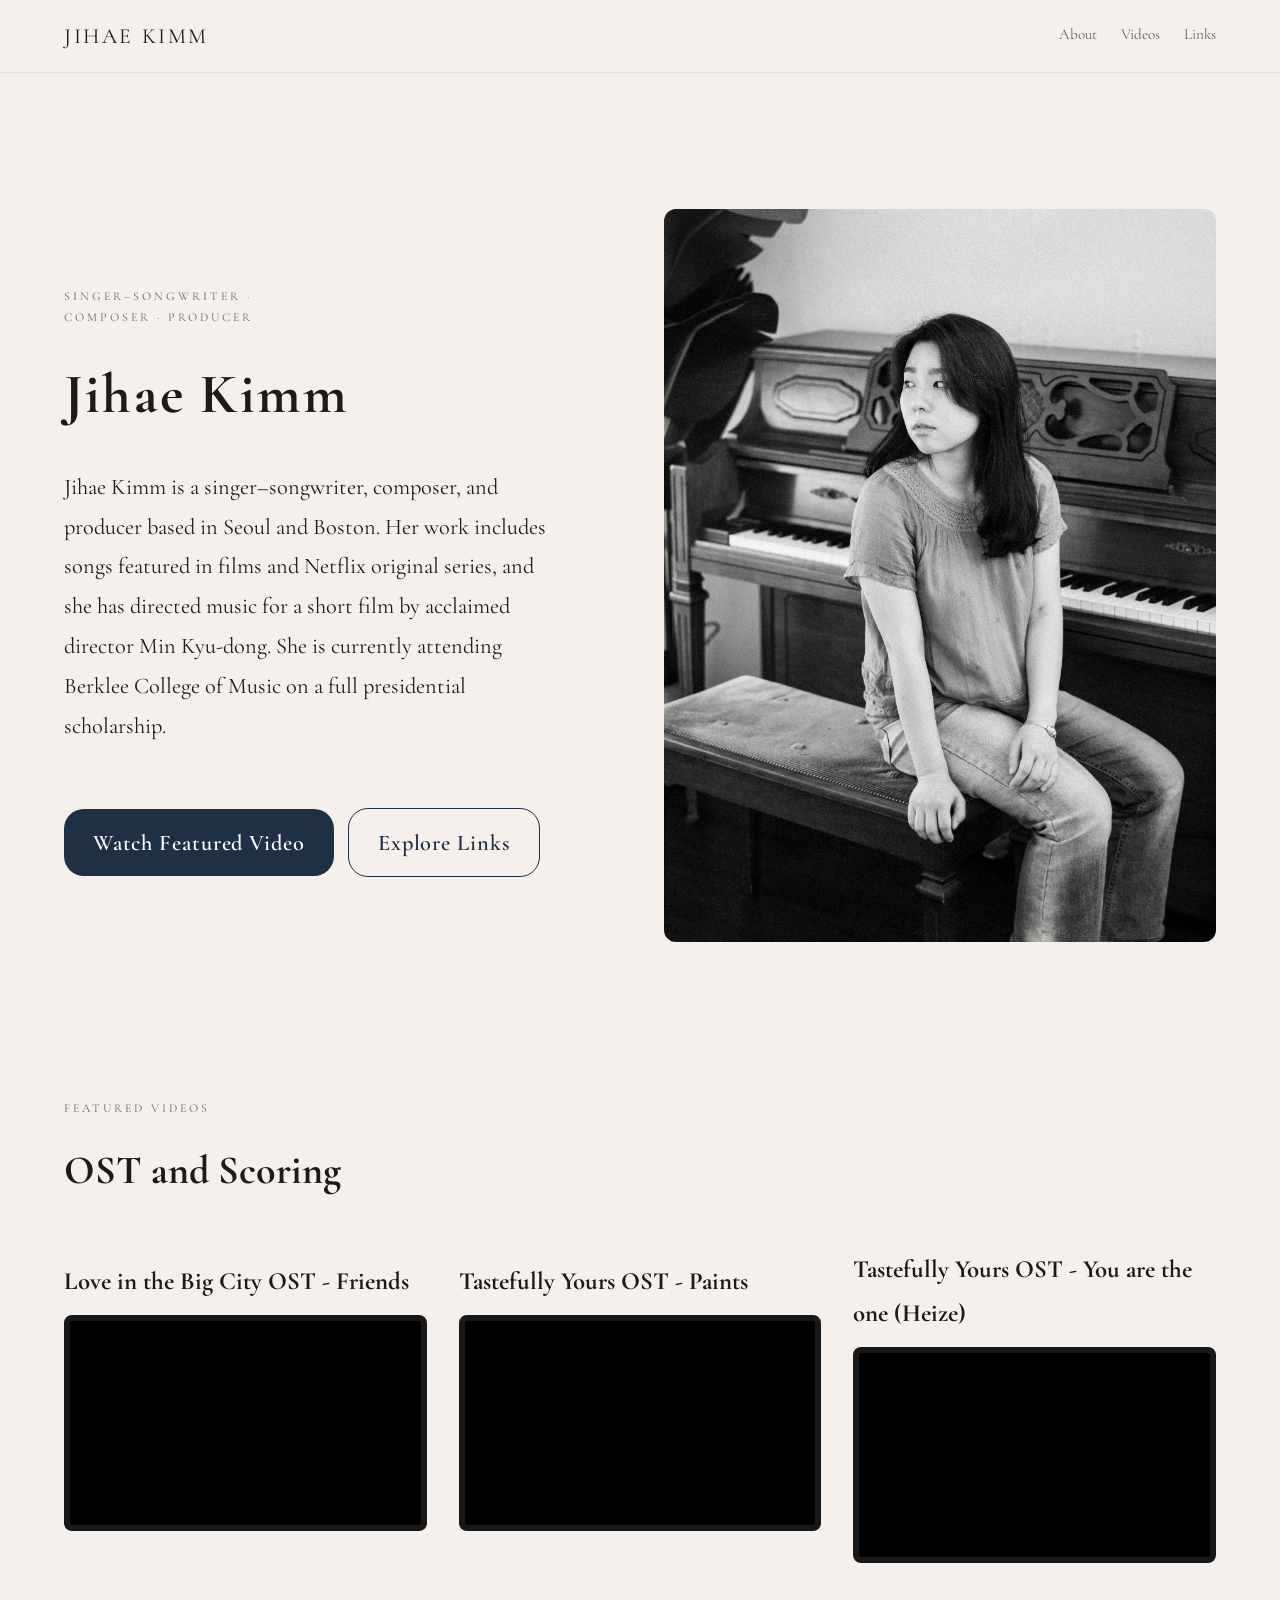
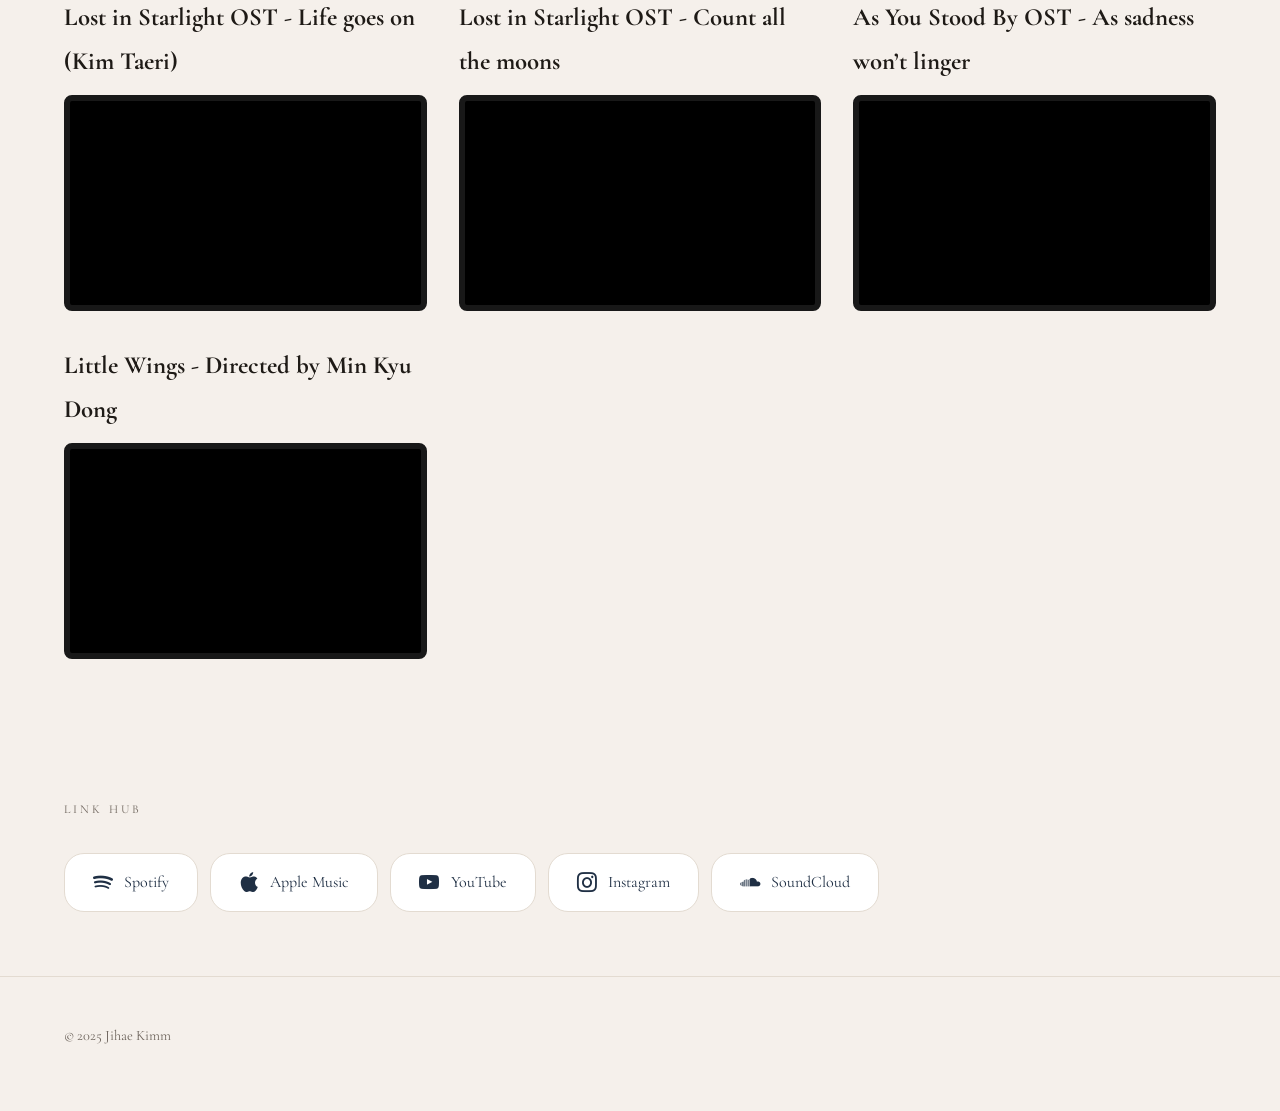
<file: index.html>
<!DOCTYPE html>
<html lang="en">
  <head>
    <meta charset="UTF-8" />
    <meta name="viewport" content="width=device-width, initial-scale=1.0" />
    <title>Jihae Kimm | Composer &amp; Artist</title>
    <link
      href="https://fonts.googleapis.com/css2?family=Cormorant+Garamond:wght@400;500;600&display=swap"
      rel="stylesheet"
    />
    <link rel="stylesheet" href="./styles.css" />
  </head>
  <body>
    <header class="site-header" id="top">
      <div class="logo">
        <a href="#top">Jihae Kimm</a>
      </div>
      <nav class="site-nav">
        <a href="#hero">About</a>
        <a href="#videos">Videos</a>
        <a href="#links">Links</a>
      </nav>
    </header>

    <main>
      <section class="hero" id="hero">
        <div class="hero__content">
          <p class="eyebrow">Singer–Songwriter · Composer · Producer</p>
          <h1>Jihae Kimm</h1>
          <p>
            Jihae Kimm is a singer–songwriter, composer, and producer based in Seoul and Boston. Her work includes songs featured in films and Netflix original series, and she has directed music for a short film by acclaimed director Min Kyu-dong. She is currently attending Berklee College of Music on a full presidential scholarship. <br><br> 
          </p>
          <div>
            <a class="btn btn-primary" href="#videos">Watch Featured Video</a>
            <a class="btn btn-secondary" href="#links">Explore Links</a>
          </div>
        </div>
        <div class="hero__visual">
          <img src="./portrait.jpg" alt="Jihae Kimm portrait" />
        </div>
      </section>

      <section class="section" id="videos">
        <div class="section__header">
          <p class="eyebrow">Featured Videos</p>
          <h2>OST and Scoring</h2>
        </div>
        <div class="videos__grid">
          <article class="video-card">
            <h3>Love in the Big City OST - Friends</h3>
            <div class="embed-container embed-16x9">
              <iframe
                src="https://www.youtube.com/embed/3_KVteYIq-M?rel=0"
                title="Jihae Kimm - Friends | 영화 LOVE in the BIG CITY 대도시의 사랑법 OST"
                allow="accelerometer; clipboard-write; encrypted-media; gyroscope; picture-in-picture"
                allowfullscreen
              ></iframe>
            </div>
          </article>
          <article class="video-card">
            <h3>Tastefully Yours OST - Paints</h3>
            <div class="embed-container embed-16x9">
              <iframe
                src="https://www.youtube.com/embed/X5v9EJ95uBg?rel=0"
                title="Paints"
                allow="accelerometer; clipboard-write; encrypted-media; gyroscope; picture-in-picture"
                allowfullscreen
              ></iframe>
            </div>
          </article>
          <article class="video-card">
            <h3>Tastefully Yours OST - You are the one (Heize)</h3>
            <div class="embed-container embed-16x9">
              <iframe
                src="https://www.youtube.com/embed/boLbRoX6M3A?rel=0"
                title="[당신의 맛 (Tastefully Yours) OST Part 2] 헤이즈 (Heize) - You are the one MV"
                allow="accelerometer; clipboard-write; encrypted-media; gyroscope; picture-in-picture"
                allowfullscreen
              ></iframe>
            </div>
          </article>
          <article class="video-card">
            <h3>Lost in Starlight OST - Life goes on (Kim Taeri)</h3>
            <div class="embed-container embed-16x9">
              <iframe
                src="https://www.youtube.com/embed/g58GwWczWXA?rel=0"
                title="Life goes on"
                allow="accelerometer; clipboard-write; encrypted-media; gyroscope; picture-in-picture"
                allowfullscreen
              ></iframe>
            </div>
          </article>
          <article class="video-card">
            <h3>Lost in Starlight OST - Count all the moons</h3>
            <div class="embed-container embed-16x9">
              <iframe
                src="https://www.youtube.com/embed/hGOyjvWb4kU?rel=0"
                title="Count all the moons"
                allow="accelerometer; clipboard-write; encrypted-media; gyroscope; picture-in-picture"
                allowfullscreen
              ></iframe>
            </div>
          </article>
          <article class="video-card">
            <h3>As You Stood By OST - As sadness won’t linger</h3>
            <div class="embed-container embed-16x9">
              <iframe
                src="https://www.youtube.com/embed/PK-hSGtbICs?rel=0"
                title="슬픔에 머무르지 않기에 (As sadness won’t linger) - Jihae Kimm"
                allow="accelerometer; clipboard-write; encrypted-media; gyroscope; picture-in-picture"
                allowfullscreen
              ></iframe>
            </div>
          </article>
          <article class="video-card">
            <h3>Little Wings - Directed by Min Kyu Dong</h3>
            <div class="embed-container embed-16x9">
              <iframe
                src="https://www.youtube.com/embed/6-EUFtbRNiw?rel=0"
                title="작은 날개 — LITTLE WINGS ｜ [2025 KT AI P.A.N_Next] 스페셜 숏 필름"
                allow="accelerometer; clipboard-write; encrypted-media; gyroscope; picture-in-picture"
                allowfullscreen
              ></iframe>
            </div>
          </article>
        </div>
      </section>


      <section class="section" id="links">
        <div class="section__header">
          <p class="eyebrow">Link Hub</p>
        </div>
        <div class="links__actions">
          <div class="links__buttons">
            <a href="https://open.spotify.com/artist/1KWyMzq5aZmAVGNzNZru7A" target="_blank" rel="noreferrer">
              <span class="socicon socicon-spotify"></span>
              <span>Spotify</span>
            </a>
            <a href="https://music.apple.com/kr/artist/jihae-kimm/1770937091?l=en-GB" target="_blank" rel="noreferrer">
              <span class="socicon socicon-apple"></span>
              <span>Apple Music</span>
            </a>
            <a href="https://www.youtube.com/@jihae724" target="_blank" rel="noreferrer">
              <span class="socicon socicon-youtube"></span>
              <span>YouTube</span>
            </a>
            <a href="https://instagram.com/jihae.kimm" target="_blank" rel="noreferrer">
              <span class="socicon socicon-instagram"></span>
              <span>Instagram</span>
            </a>
            <a href="https://www.soundcloud.com/user-358391477" target="_blank" rel="noreferrer">
              <span class="socicon socicon-soundcloud"></span>
              <span>SoundCloud</span>
            </a>
          </div>
        </div>
      </section>

    </main>

    <footer class="site-footer">
      <p>© 2025 Jihae Kimm</p>
    </footer>

  
  </body>
</html>
</file>
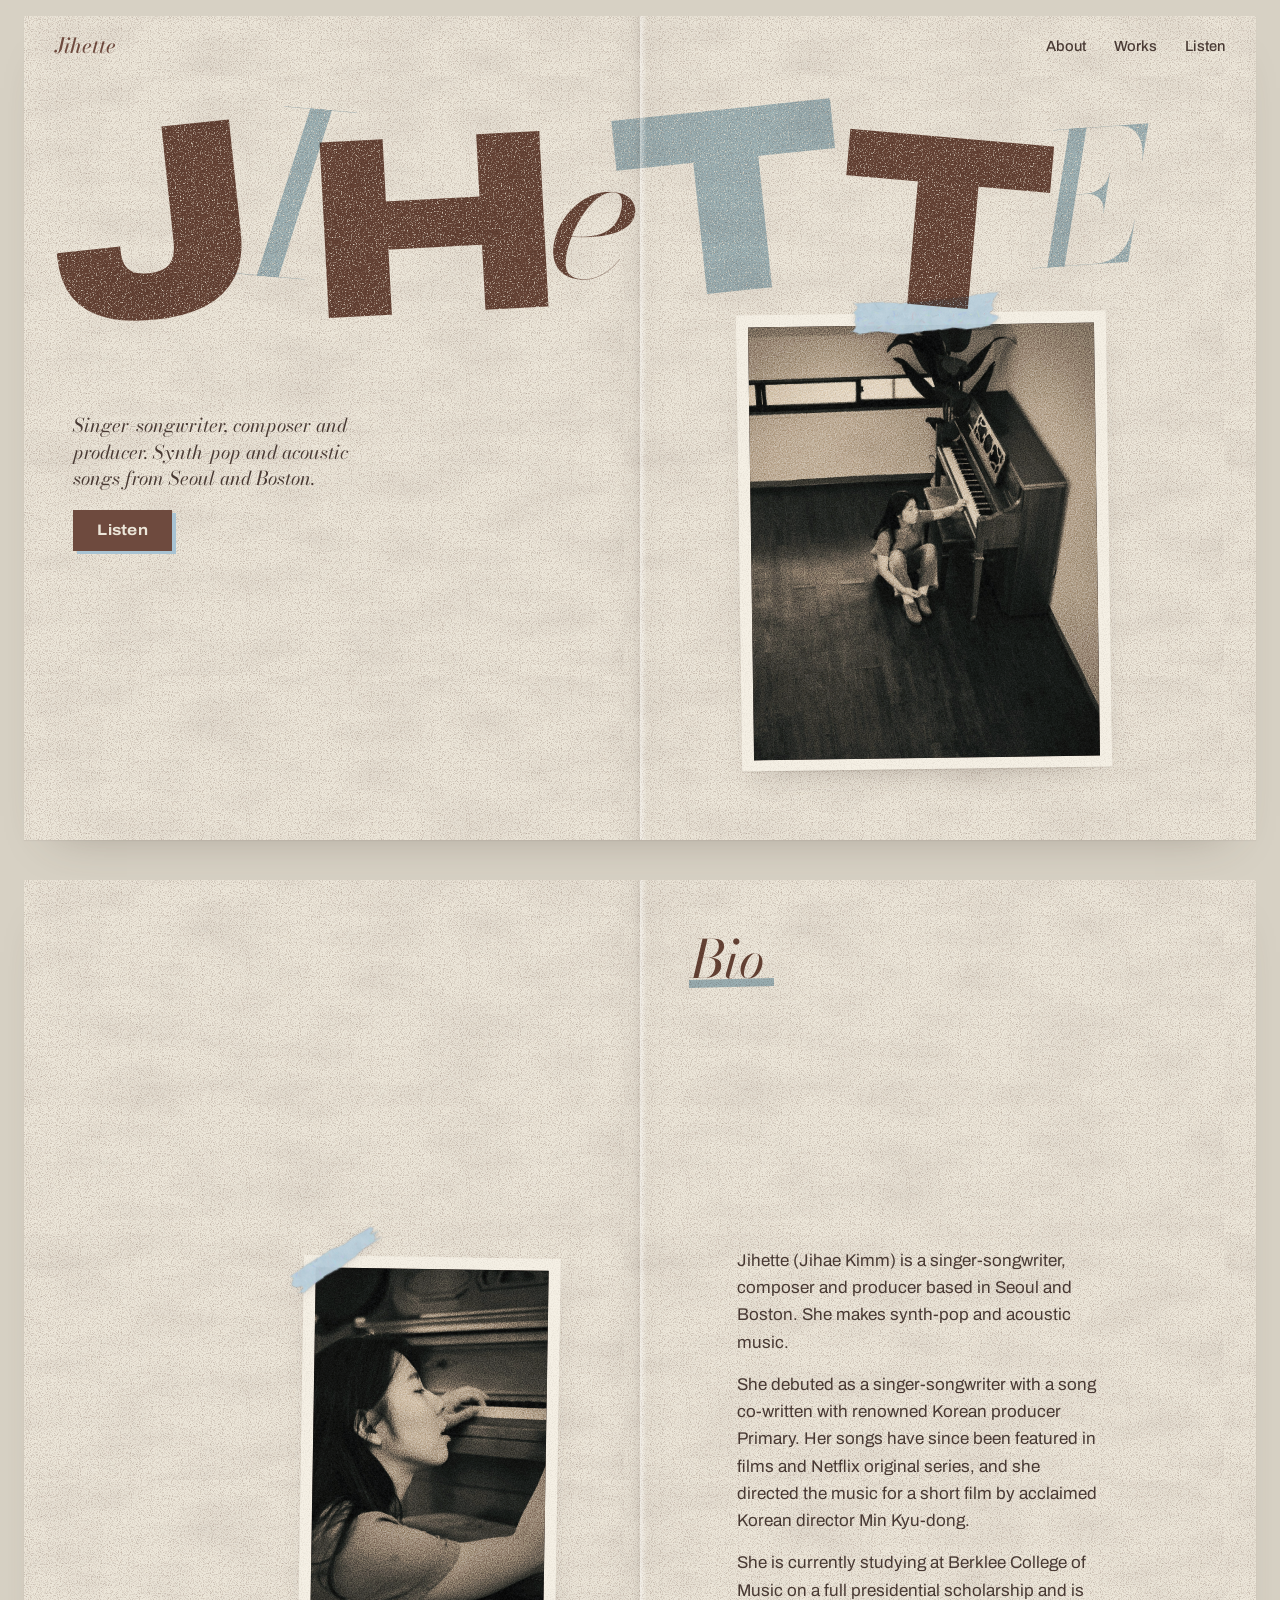
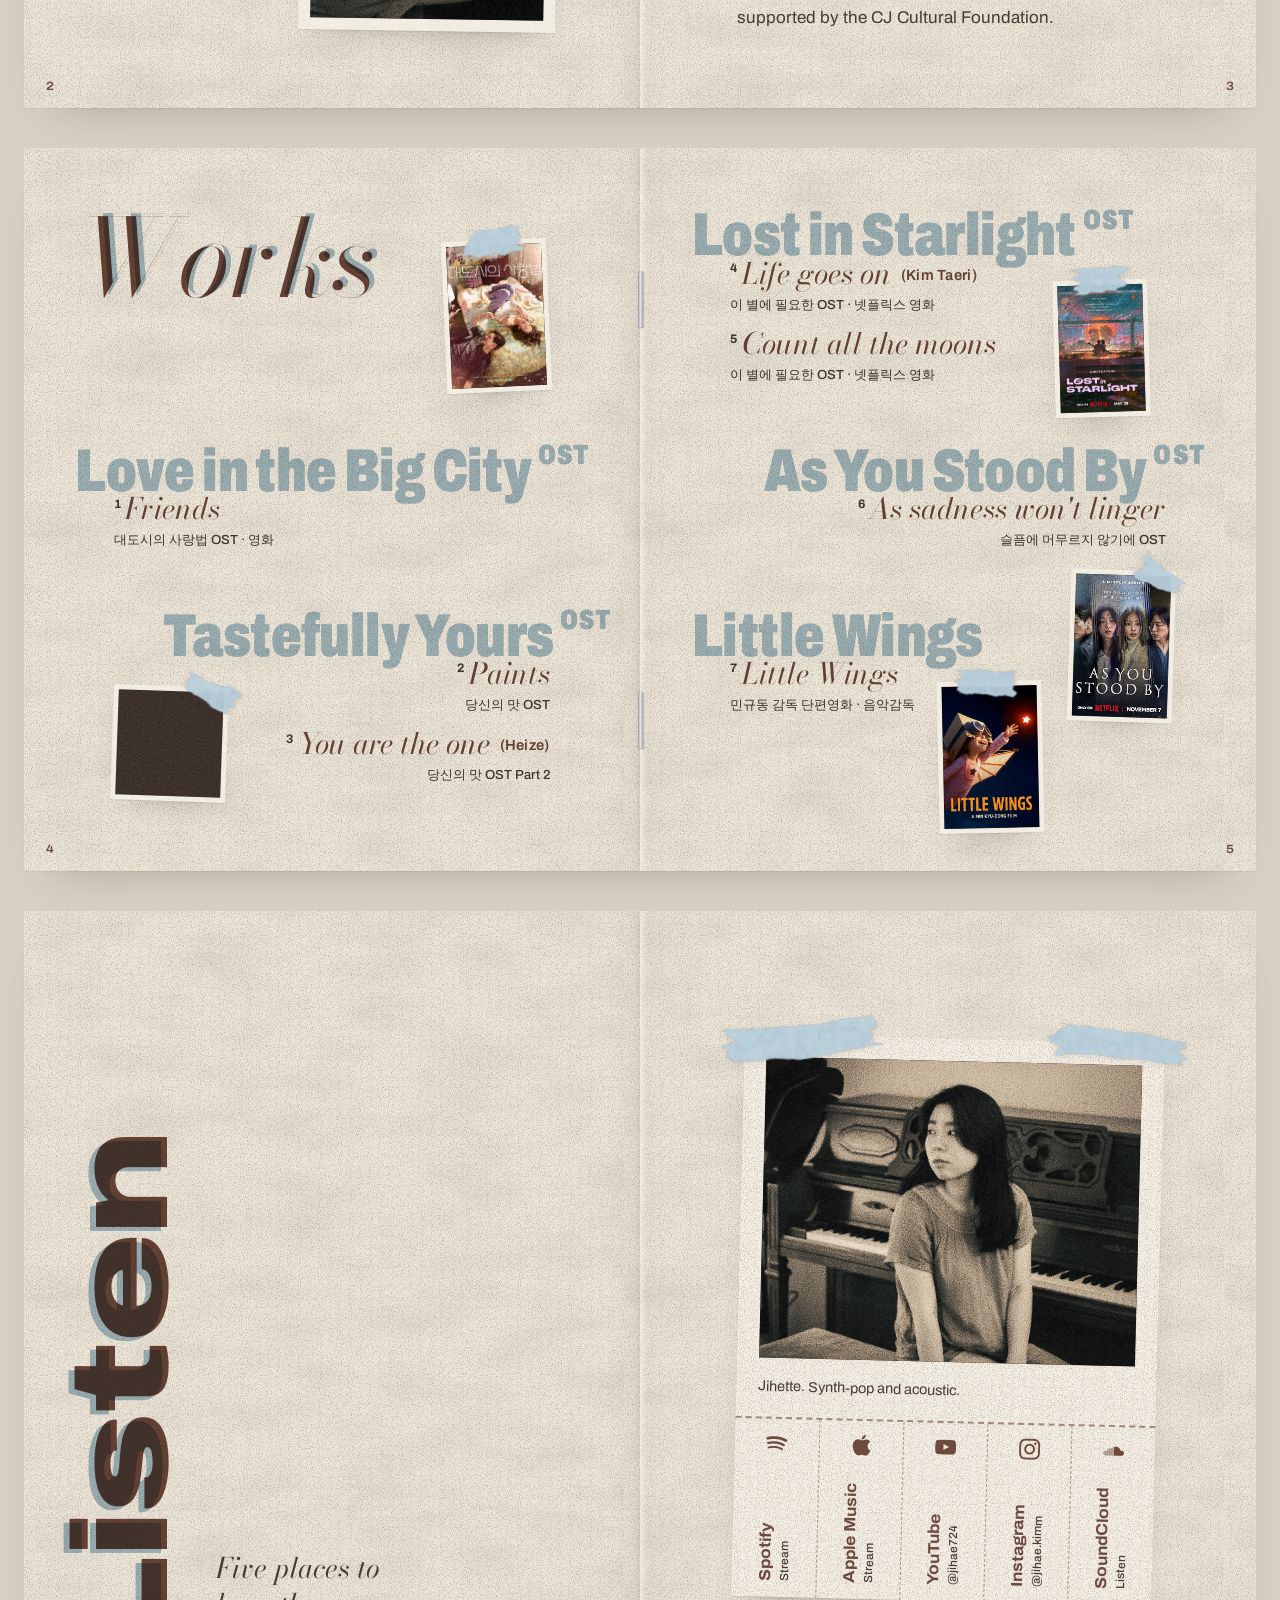
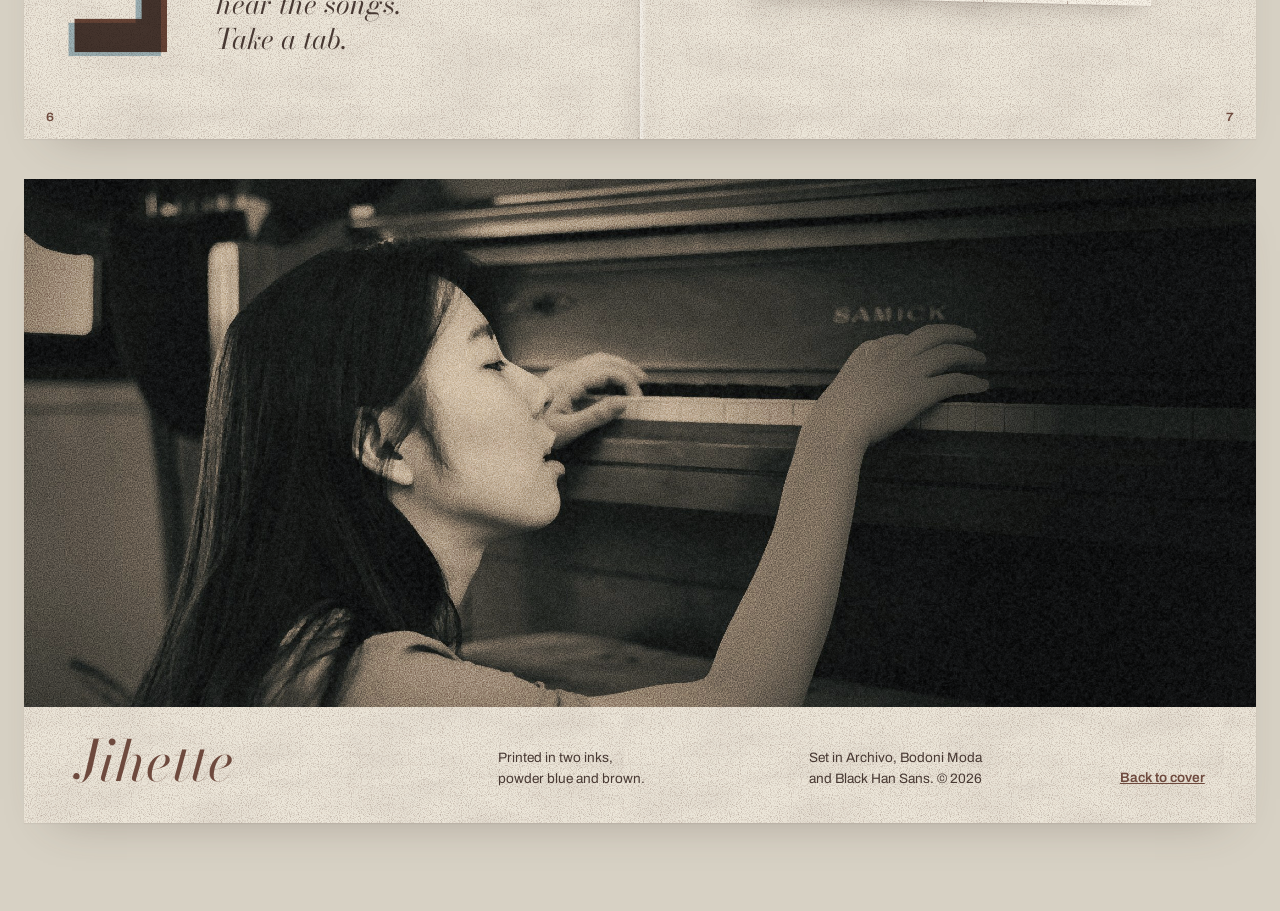
<file: jihette/index.html>
<!DOCTYPE html>
<!--
Design Read: Reading this as an indie singer-songwriter site for listeners and music supervisors, with a handmade two-ink risograph zine language (Seoul indie bookshop, Unlimited Edition fair), leaning toward hand-set poster type and painted prints with fine film grain.
Palette (chosen by the artist): aged paper #ece6d9, powder blue #bcd2df (tape, washes; #a8c3d3 where it prints as type: loose sorts, Korean titles), brown #6e4a3e (key ink, plays the role black would), overprint #483933 (body text), light table #d7d1c4.
Why these two inks: a hazy powder blue against a faded wine rose is the colour of 4AD and Cocteau Twins sleeves, Beach House dusk, a sun-bleached cassette J-card. Both are dusty real Riso inks, nothing fluorescent; they overprint into a deep dusk indigo instead of a bright purple-blue, and the wine warms up to the umber of the painted photos while the cornflower cools them like 3am window light. Cornflower (2.1:1) is only used for large display and decoration; reading text is burgundy (5:1) or the dusk overprint.
Type roles: Archivo 900 at wdth 125 for the loose metal-type letters and UI; Bodoni Moda italic (hairline, high opsz) as the fine counter-voice and track titles; Black Han Sans for the large Korean project titles; Archivo 400 for body.
Layout concept: an 8-page saddle-stitched zine on a light table. Cover spread with loose type, 2|3 bio spread with one small lonely print, 4|5 stapled centerfold tracklist poster, 6|7 tear-off flyer, back cover colophon. Her painted photos sit at full quality on thin slips, taped in with torn cornflower paper tape, with only a fine film grain and a faint cornflower soft-light wash over them. All corners sharp, every spread has a fold and folios.
Signature interaction: J I H A E K I M M behaves like heavy loose metal sorts that slide aside from the cursor, can be dragged, and settle back into the forme. Static under reduced motion.
-->
<html>
<head>
<meta charset="utf-8">
<meta name="viewport" content="width=device-width, initial-scale=1">
<title>Jihette · Riso Zine</title>
<meta name="description" content="Jihette (Jihae Kimm), singer-songwriter, composer and producer based in Seoul and Boston.">
<meta name="theme-color" content="#d7d1c4">
<link rel="preconnect" href="https://fonts.googleapis.com">
<link rel="preconnect" href="https://fonts.gstatic.com" crossorigin>
<link href="https://fonts.googleapis.com/css2?family=Archivo:wdth,wght@62..125,100..900&family=Black+Han+Sans&family=Bodoni+Moda:ital,opsz,wght@1,6..96,400..700&display=swap" rel="stylesheet">
<style>
:root{
  --paper:#ece6d9;
  --paper-2:#f5f0e5;
  --table:#d7d1c4;
  --corn:#a8c3d3;
  --wine:#6e4a3e;
  --deep:#483933;
  --grain:url("data:image/svg+xml,%3Csvg xmlns='http://www.w3.org/2000/svg' width='220' height='220'%3E%3Cfilter id='g' x='0' y='0'%3E%3CfeTurbulence type='fractalNoise' baseFrequency='.9' numOctaves='3' stitchTiles='stitch'/%3E%3CfeColorMatrix values='0 0 0 0 .3  0 0 0 0 .22  0 0 0 0 .18  0 0 0 -1.25 .68'/%3E%3C/filter%3E%3Crect width='100%25' height='100%25' filter='url(%23g)'/%3E%3C/svg%3E");
  --cloud:url("data:image/svg+xml,%3Csvg xmlns='http://www.w3.org/2000/svg' width='600' height='600'%3E%3Cfilter id='c' x='0' y='0'%3E%3CfeTurbulence type='fractalNoise' baseFrequency='.012 .03' numOctaves='3' stitchTiles='stitch'/%3E%3CfeColorMatrix values='0 0 0 0 .58  0 0 0 0 .52  0 0 0 0 .46  0 0 0 -.55 .34'/%3E%3C/filter%3E%3Crect width='100%25' height='100%25' filter='url(%23c)'/%3E%3C/svg%3E");
  --speck:url("data:image/svg+xml,%3Csvg xmlns='http://www.w3.org/2000/svg' width='160' height='160'%3E%3Cfilter id='s' x='0' y='0'%3E%3CfeTurbulence type='fractalNoise' baseFrequency='.75' numOctaves='2' seed='4' stitchTiles='stitch'/%3E%3CfeColorMatrix values='0 0 0 0 .93  0 0 0 0 .93  0 0 0 0 .9  0 0 0 -3.2 1.45'/%3E%3C/filter%3E%3Crect width='100%25' height='100%25' filter='url(%23s)'/%3E%3C/svg%3E");
  --film:url("data:image/svg+xml,%3Csvg xmlns='http://www.w3.org/2000/svg' width='200' height='200'%3E%3Cfilter id='f' x='0' y='0' color-interpolation-filters='sRGB'%3E%3CfeTurbulence type='fractalNoise' baseFrequency='.82' numOctaves='3' seed='9' stitchTiles='stitch'/%3E%3CfeColorMatrix values='1.7 0 0 0 -.35  1.7 0 0 0 -.35  1.7 0 0 0 -.35  0 0 0 0 1'/%3E%3C/filter%3E%3Crect width='100%25' height='100%25' filter='url(%23f)'/%3E%3C/svg%3E");
  --sans:'Archivo','Helvetica Neue',Arial,sans-serif;
  --serif:'Bodoni Moda','Bodoni 72',Didot,'Times New Roman',serif;
  --ko:'Black Han Sans','Apple SD Gothic Neo','Malgun Gothic','Noto Sans KR',sans-serif;
  --ease:cubic-bezier(.2,.8,.2,1);
}
*,*::before,*::after{box-sizing:border-box}
html{scroll-behavior:smooth}
body{margin:0;background:#d7d1c4;color:var(--deep);font-family:var(--sans);font-size:17px;line-height:1.6;-webkit-font-smoothing:antialiased;text-rendering:optimizeLegibility}
img{max-width:100%;height:auto;display:block}
a{color:var(--wine)}
a:focus-visible{outline:2px dashed var(--wine);outline-offset:4px}
.sr{position:absolute!important;width:1px;height:1px;padding:0;margin:-1px;overflow:hidden;clip:rect(0 0 0 0);white-space:nowrap;border:0}

.zine{background:var(--table);padding:10px 0 36px;overflow-x:clip}
.sheet{position:relative;width:min(calc(100% - 20px),1440px);margin:0 auto 22px;background-color:var(--paper);background-image:var(--grain),var(--cloud);background-size:220px 220px,600px 600px;box-shadow:0 1px 1px rgba(72,57,51,.06),0 24px 46px -32px rgba(72,57,51,.38);overflow:hidden;scroll-margin-top:10px}
@media (min-width:860px){
  .zine{padding:16px 0 48px}
  .sheet{width:min(calc(100% - 48px),1440px);margin-bottom:40px;scroll-margin-top:16px}
}

/* the centre fold of every spread */
.fold::after{content:"";position:absolute;top:0;bottom:0;left:50%;width:64px;margin-left:-32px;pointer-events:none;z-index:6;
  background:linear-gradient(90deg,rgba(72,57,51,0) 0,rgba(72,57,51,.035) 38%,rgba(72,57,51,.11) 49.6%,rgba(255,255,255,.42) 50.4%,rgba(72,57,51,.025) 60%,rgba(72,57,51,0) 100%)}
@media (max-width:859px){.fold::after{display:none}}

.folio{position:absolute;bottom:16px;z-index:2;font-size:.75rem;line-height:1;font-weight:600;font-stretch:112%;letter-spacing:.04em;color:var(--wine)}
.folio.l{left:22px}.folio.r{right:22px}

/* misregistered double-hit display type */
.dbl{position:relative;color:var(--wine);mix-blend-mode:multiply}
.dbl::before{content:attr(data-text);content:attr(data-text) / "";position:absolute;left:0;top:0;color:var(--corn);mix-blend-mode:multiply;transform:translate(.045em,-.03em);pointer-events:none}

/* ---------- photos: painted prints at full quality, fine film grain only ---------- */
.print{position:relative;margin:0;overflow:hidden;isolation:isolate;background:#3a2c26}
.print img{position:absolute;inset:0;width:100%;height:100%;object-fit:cover;object-position:var(--fp,50% 50%)}
/* faint cornflower wash, soft-light so the umber paint stays intact */
.print::before{content:"";position:absolute;inset:0;z-index:1;pointer-events:none;background:var(--corn);mix-blend-mode:soft-light;opacity:.16}
/* film grain: neutral grey noise in overlay, no blur, no resampling of the image */
.print::after{content:"";position:absolute;inset:0;z-index:2;pointer-events:none;background-image:var(--film);background-size:200px 200px;mix-blend-mode:overlay;opacity:.3}

/* ===== taped-print kit (shared, tested) ===== */
:root{--tape:#bcd2df}
.tp-print{position:relative;display:block;margin:0;background:#f1efe9;padding:clamp(10px,1.6vw,22px);box-shadow:0 1px 1px rgba(30,20,20,.12),0 18px 40px -22px rgba(30,20,20,.45)}
.tp-print img{display:block;width:100%;height:auto;filter:contrast(1.04) saturate(.92)}
.tp-print::after{content:"";position:absolute;inset:0;pointer-events:none;mix-blend-mode:multiply;opacity:.55;
  background-image:url("data:image/svg+xml,%3Csvg xmlns='http://www.w3.org/2000/svg' width='240' height='240'%3E%3Cfilter id='n'%3E%3CfeTurbulence type='fractalNoise' baseFrequency='.85' numOctaves='3' stitchTiles='stitch'/%3E%3CfeColorMatrix values='0 0 0 0 .5  0 0 0 0 .48  0 0 0 0 .45  0 0 0 -1.1 .62'/%3E%3C/filter%3E%3Crect width='100%25' height='100%25' filter='url(%23n)'/%3E%3C/svg%3E")}
.tp-tape{position:absolute;z-index:3;pointer-events:none;filter:drop-shadow(0 .5px .6px rgba(40,20,25,.28)) drop-shadow(0 2px 3px rgba(40,20,25,.10))}
.tp-tape svg{display:block;width:100%;height:100%;overflow:visible}
.tp-tape canvas{position:absolute;display:block}
/* ===== end kit ===== */

/* painted prints on thin uncoated slips, taped into the zine */
.slip{background:var(--paper-2);padding:clamp(7px,.9vw,12px);box-shadow:0 1px 1px rgba(72,57,51,.1),0 16px 34px -22px rgba(72,57,51,.42)}
.slip .print img{height:100%}

/* ---------- cover ---------- */
.mast{position:relative;z-index:8;display:flex;align-items:center;justify-content:space-between;gap:16px;height:60px;padding:0 clamp(18px,2.4vw,32px)}
.wm{font-family:var(--serif);font-style:italic;font-weight:500;font-size:1.3rem;line-height:1;color:var(--wine);text-decoration:none;white-space:nowrap}
.mast ul{display:flex;gap:clamp(14px,2.2vw,30px);margin:0;padding:0;list-style:none}
.mast ul a{display:block;padding:8px 0;font-size:.92rem;line-height:1;font-weight:500;color:var(--deep);text-decoration:none;background:linear-gradient(var(--corn),var(--corn)) 0 92%/0 3px no-repeat;transition:background-size .35s var(--ease)}
.mast ul a:hover{background-size:100% 3px}

.stage{position:relative;container:cover / size;height:max(560px,calc(100vh - 86px));height:max(560px,calc(100svh - 86px));background:inherit}
@media (orientation:landscape) and (min-width:860px){
  .stage{height:clamp(520px,calc(100vh - 86px),calc(min(100vw - 48px,1440px) * .62));height:clamp(520px,calc(100svh - 86px),calc(min(100vw - 48px,1440px) * .62))}
}
.slip--cover{position:absolute;left:56%;top:5%;width:40%;rotate:-.8deg}
.print--cover{width:100%;aspect-ratio:4/5;--fp:50% 46%}

.name{position:absolute;left:0;top:1.5%;display:flex;flex-direction:column;align-items:flex-start;pointer-events:none}
.ln{display:flex;align-items:flex-end;white-space:nowrap}
.ln1{margin-left:-1.2cqw}
.ln2{margin-left:6cqw;margin-top:-1cqmin}
.ln3{margin-left:1.5cqw;margin-top:-1cqmin}
.t{display:block;padding:.2em .14em;margin:-.2em -.14em;font-size:calc(var(--s) * .55vw);font-size:calc(var(--s) * 1cqmin);line-height:.8;rotate:var(--r,0deg);transform-origin:50% 60%;color:var(--ink);mix-blend-mode:multiply;pointer-events:auto;cursor:grab;user-select:none;-webkit-user-select:none;-webkit-user-drag:none;touch-action:manipulation}
.t + .t{margin-left:-.175em}
.t.mm{margin-left:-.44em}
.t.is-held{cursor:grabbing;z-index:5}
.g{font-family:var(--sans);font-weight:900;font-stretch:125%}
.s{font-family:var(--serif);font-style:italic;font-weight:400}
.ic{--ink:var(--corn)}
.iw{--ink:var(--wine)}

.cover-copy{position:absolute;z-index:3;left:30%;top:5%;width:max(19%,15rem)}
.lede{margin:0 0 18px;font-family:var(--serif);font-style:italic;font-size:clamp(1.12rem,1.5vw,1.32rem);line-height:1.38;color:var(--deep)}
.btn{display:inline-block;padding:13px 24px;font-size:.95rem;line-height:1;font-weight:700;font-stretch:112%;letter-spacing:.02em;color:var(--paper);background:var(--wine);text-decoration:none;box-shadow:4px 3px 0 var(--corn);transition:transform .25s var(--ease),box-shadow .25s var(--ease)}
.btn:hover{transform:translate(-1px,-1px);box-shadow:7px 5px 0 var(--corn)}
.btn:active{transform:translate(2px,2px);box-shadow:1px 1px 0 var(--corn)}

@container cover (orientation: portrait){
  .slip--cover{left:auto;right:12px;top:14px;width:min(70cqw,36cqh)}
  .cover-type{position:absolute;left:18px;right:18px;bottom:22px;display:flex;flex-direction:column;gap:22px}
  .name{position:static}
  .cover-copy{position:relative;left:auto;top:auto;width:auto;max-width:34ch}
  .t{font-size:min(calc(var(--sp) * 1cqw),calc(var(--sp) * .5cqh))}
  .ln1{margin-left:-1cqw}
  .ln2{margin-left:5cqw}
  .ln3{margin-left:0}
}

@supports ((-webkit-background-clip:text) or (background-clip:text)){
  .t,.ko{color:transparent;background-image:var(--speck),linear-gradient(var(--ink),var(--ink));background-size:160px 160px,100% 100%;-webkit-background-clip:text;background-clip:text}
}

/* ---------- spreads ---------- */
.spread{display:grid;grid-template-columns:minmax(0,1fr)}
.page{position:relative;padding:clamp(28px,4vw,60px) clamp(20px,4vw,60px) clamp(58px,6vw,78px)}
@media (min-width:860px){
  .spread{grid-template-columns:minmax(0,1fr) minmax(0,1fr)}
  .about,.listen{min-height:clamp(640px,92vh,900px)}
}
@media (max-width:859px){
  .spread .recto{background-image:linear-gradient(180deg,rgba(72,57,51,.08),rgba(72,57,51,0) 26px)}
}

/* about (pages 2 and 3) */
.about .verso{display:flex;flex-direction:column;justify-content:flex-end;align-items:flex-end}
.slip--room{width:min(50%,340px);margin-right:6%;rotate:.9deg}
.print--room{width:100%;aspect-ratio:2/3;--fp:34% 50%}
.about .recto{display:flex;flex-direction:column;justify-content:space-between;gap:56px}
.about h2{margin:0;max-width:13ch;font-family:var(--serif);font-style:italic;font-weight:400;font-size:clamp(2.1rem,4.1vw,4rem);line-height:1.1;color:var(--wine);mix-blend-mode:multiply}
.about mark{position:relative;background:none;color:inherit}
/* powder-blue ink rule printed under the "Bio" heading, slightly off-register */
.about h2{position:relative;align-self:flex-start}
.about h2::after{content:"";position:absolute;left:-.04em;right:-.18em;bottom:.02em;height:.16em;background:var(--corn);mix-blend-mode:multiply;transform:rotate(-1.2deg);z-index:-1}
.about mark::before{content:"";position:absolute;inset:.16em -.1em .02em -.06em;background:var(--corn);mix-blend-mode:multiply;transform:translate(.05em,.05em) rotate(-1.2deg)}
.bio{max-width:36ch;margin-left:clamp(0px,9%,90px);font-size:1.0625rem}
.bio p{margin:0 0 .9em}
.bio p:last-child{margin:0}
@media (max-width:859px){
  .about .verso{padding-bottom:28px}
  .slip--room{width:64%;margin:14px 2% 0 0}
}

/* works (centrefold, pages 4 and 5) */
.works .poster{display:grid;gap:clamp(40px,5vw,56px) 0;padding:clamp(30px,4.5vw,60px) clamp(20px,4vw,60px) 86px}
.w-title{margin:0;font-family:var(--serif);font-style:italic;font-weight:400;font-size:clamp(3.6rem,8.4vw,8.4rem);line-height:1}
.proj{margin:0;min-width:0}
.ko{margin:0;font-family:var(--sans);font-weight:900;font-stretch:75%;font-size:clamp(2.3rem,4.7vw,4.9rem);line-height:1.02;letter-spacing:-.01em;word-break:keep-all;--ink:var(--corn);color:var(--corn);mix-blend-mode:multiply}
.tracks{position:relative;display:grid;gap:14px;margin:-.55rem 0 0;padding:0 0 0 clamp(14px,3vw,48px);list-style:none}
.tracks a,.tracks .trk{display:inline-flex;flex-direction:column;color:var(--wine);text-decoration:none;mix-blend-mode:multiply}
.ko a{color:inherit;text-decoration:none;-webkit-text-fill-color:inherit;text-decoration-thickness:.05em;text-underline-offset:.12em}
.ko a:hover,.ko a:focus-visible{text-decoration:underline;text-decoration-color:var(--wine)}
.ko a:focus-visible{outline:2px dashed var(--wine);outline-offset:4px}
.ko .ost{font-size:.46em;letter-spacing:.04em;vertical-align:.95em;margin-left:.06em}
.en{font-family:var(--serif);font-style:italic;font-weight:400;font-size:clamp(1.5rem,2.3vw,2.3rem);line-height:1.12;transition:text-shadow .25s var(--ease)}
.no{margin-right:.35em;font-family:var(--sans);font-style:normal;font-weight:700;font-size:.42em;vertical-align:.95em;color:var(--deep)}
.feat{margin-left:.2em;font-family:var(--sans);font-style:normal;font-weight:600;font-size:.5em;letter-spacing:.02em;vertical-align:.3em}
.meta{margin-top:5px;font-family:var(--sans),"Apple SD Gothic Neo","Malgun Gothic","Noto Sans KR",sans-serif;font-size:.82rem;line-height:1.4;font-weight:500;color:var(--deep)}
.tracks a:hover .en,.tracks a:focus-visible .en{text-shadow:.022em .016em 0 rgba(168,195,211,.85);text-decoration:underline;text-decoration-thickness:1px;text-underline-offset:.2em}
.p2,.p4{text-align:right}
.p2 .tracks,.p4 .tracks{justify-items:end;padding:0 clamp(14px,3vw,48px) 0 0}
.p2 .tracks a,.p2 .tracks .trk,.p4 .tracks a,.p4 .tracks .trk{align-items:flex-end}
.staple{display:none}
/* each film or series poster is taped right under its own title, beside the track list */
.pj-body{display:flex;align-items:flex-start;gap:clamp(18px,2.6vw,40px)}
.p2 .pj-body,.p4 .pj-body{flex-direction:row-reverse}
.pj-body .tracks{flex:0 1 auto}
.poster-slip{flex:none;width:clamp(92px,9vw,132px);padding:5px;margin-top:4px}
.print--poster{aspect-ratio:2/3}
.poster-link{display:block;color:inherit;transition:transform .3s var(--ease)}
.poster-link:hover,.poster-link:focus-visible{transform:translateY(-3px) rotate(-.6deg)}
.poster-link:focus-visible{outline:2px dashed var(--wine);outline-offset:4px}
.print--square{aspect-ratio:1/1}
.poster-slip:has(.print--square){width:clamp(104px,10vw,148px)}
.ps1{rotate:-2.5deg}.ps2{rotate:2deg}.ps3{rotate:-1.6deg}.ps4{rotate:1.8deg}.ps5{rotate:-1.2deg}
@media (min-width:860px){
  .works .poster{grid-template-columns:repeat(6,minmax(0,1fr)) 76px repeat(6,minmax(0,1fr));column-gap:14px;align-items:start}
  .w-title{grid-column:1 / 7;grid-row:1}
  .p1{grid-column:1 / 7;grid-row:2}
  .p2{grid-column:2 / 7;grid-row:3}
  .ko{white-space:nowrap}
  .p3{grid-column:8 / 14;grid-row:1;align-self:end}
  .p4{grid-column:8 / 14;grid-row:2}
  .p5{grid-column:8 / 14;grid-row:3}
  .pj-body .en{white-space:nowrap}
  /* desktop: posters float in the spread's empty margins, out of the text flow, so the spread keeps its height */
  .proj{position:relative}
  .pj-body{display:block}
  .poster-slip{position:absolute;z-index:2;width:clamp(88px,8.2vw,118px)}
  .poster-slip:has(.print--square){width:clamp(96px,9vw,128px)}
  .ps1{left:72%;top:-16vw}                    /* beside "Works", above its title */
  .ps2{left:-12%;top:6vw}                     /* left of the Tastefully Yours tracks */
  .ps3{left:70.5%;top:5.5vw;width:7.4vw}      /* right of the Lost in Starlight tracks */
  .ps4{left:73.5%;top:9.8vw}                  /* under As You Stood By, in the corner */
  .ps5{left:48%;top:5.6vw}                    /* right of the Little Wings track */
  .staple{display:block;position:absolute;left:50%;z-index:7;width:5px;height:56px;margin-left:-2.5px;background:linear-gradient(90deg,#8e9098,#e7e8ea 45%,#a4a6ad);box-shadow:1px 1px 1px rgba(72,57,51,.25)}
  .staple.a{top:17%}
  .staple.b{bottom:17%}
}
@media (min-width:860px) and (max-width:1180px){
  .ps5{left:58%}
}

/* listen (pages 6 and 7) */
.listen .verso{display:grid;grid-template-columns:auto minmax(0,1fr);align-items:end;gap:clamp(16px,3vw,40px)}
.big{margin:0 0 0 -.06em;writing-mode:vertical-rl;transform:rotate(180deg);font-family:var(--sans);font-weight:900;font-stretch:125%;font-size:clamp(5rem,10.5vw,10.5rem);line-height:.82;letter-spacing:-.01em}
.tear-note{margin:0 0 6px;max-width:13ch;font-family:var(--serif);font-style:italic;font-size:clamp(1.35rem,2.2vw,2rem);line-height:1.25;color:var(--deep)}
.listen .recto{display:flex;align-items:center;justify-content:center}
.flyer{position:relative;width:min(100%,420px);margin:26px 0 10px;padding:22px 22px 0;background-color:var(--paper-2);background-image:var(--grain);background-size:220px 220px;rotate:1.4deg;box-shadow:0 1px 1px rgba(72,57,51,.08),0 18px 32px -20px rgba(72,57,51,.42)}
.print--flyer{width:100%;aspect-ratio:5/4;--fp:50% 24%}
.fly-h{margin:18px 0 8px;font-weight:800;font-stretch:115%;font-size:clamp(1.45rem,2.2vw,1.8rem);line-height:1.05;letter-spacing:-.01em;color:var(--wine)}
.fly-sub{margin:18px 0 0;font-size:.9rem;line-height:1.45}
.tabs{display:grid;grid-template-columns:repeat(5,minmax(0,1fr));margin:20px -22px 0;padding:0;list-style:none;border-top:2px dashed rgba(110,74,62,.6)}
.tabs li{position:relative;border-left:1.5px dashed rgba(110,74,62,.5);transform-origin:50% 0;transition:transform .45s cubic-bezier(.3,.7,.2,1.4),opacity .45s var(--ease)}
.tabs li:first-child{border-left:0}
.tabs a{display:flex;flex-direction:column;justify-content:center;align-items:flex-start;gap:6px;width:100%;height:178px;padding:16px 0;writing-mode:vertical-rl;transform:rotate(180deg);text-decoration:none;color:var(--wine)}
.tabs b{font-size:1rem;line-height:1;font-weight:700;font-stretch:108%;white-space:nowrap}
.tabs small{font-size:.74rem;line-height:1;font-weight:500;color:var(--deep);white-space:nowrap}
.tabs li:hover,.tabs li:focus-within{transform:rotate(-3deg) translateY(3px)}
.tabs li.torn{transform:rotate(5deg) translateY(9px);opacity:.62}
.tabs a:focus-visible{outline-offset:-4px}
@font-face{font-family:"Socicon";src:url("../options/fonts/socicon.woff") format("woff");font-display:swap}
/* platform mark sits upright at the top of each tab; clicks fall through to the tab link */
.tabs .ico{position:absolute;top:14px;left:50%;transform:translateX(-50%);pointer-events:none;font-family:"Socicon",sans-serif;font-style:normal;font-weight:normal;font-size:1.3rem;line-height:1;color:var(--wine);-webkit-font-smoothing:antialiased}
.ico-spotify::before{content:"\e079"}.ico-apple::before{content:"\e008"}.ico-youtube::before{content:"\e0a5"}.ico-instagram::before{content:"\e044"}.ico-soundcloud::before{content:"\e078"}

/* back cover */
.print--back{width:100%;aspect-ratio:4/3;--fp:42% 45%}
.colophon{display:grid;gap:14px 32px;align-items:end;padding:26px clamp(20px,4vw,60px) 34px}
.colophon p{margin:0;font-size:.85rem;line-height:1.5}
.colophon .mark{font-family:var(--serif);font-style:italic;font-size:clamp(2.2rem,4.4vw,3.6rem);line-height:1;color:var(--wine)}
.colophon a{font-size:.85rem;font-weight:600;white-space:nowrap}
@media (min-width:860px){
  .print--back{aspect-ratio:21/9}
  .colophon{grid-template-columns:1.4fr 1fr 1fr auto}
}

@media (prefers-reduced-motion:reduce){
  html{scroll-behavior:auto}
  *,*::before,*::after{transition:none!important;animation:none!important}
  .t{cursor:default}
}

/* one-line name: JIHETTE reads at a glance across the top of the cover */
.name.one{top:3.5%;left:2.2%}
.name.one .ln1{margin-left:0}
.name.one .ln1{align-items:center}
.name.one .t{position:relative;top:calc(var(--y,0) * 1cqw);font-size:calc(var(--s) * .37cqw)}
.name.one .t.tt{margin-left:-.42em}
.name.one .t + .t{margin-left:-.21em}
.name.one ~ .cover-copy{left:4%;top:44%;width:max(26%,16rem)}
.stage:has(.name.one) .slip--cover{left:58%;top:31%;width:30%}
@container cover (orientation: portrait){
  .name.one .t{font-size:calc(var(--sp) * .335cqw);top:calc(var(--y,0) * 1.4cqw)}
  .stage:has(.name.one) .slip--cover{left:auto;right:12px;top:14px;width:min(70cqw,36cqh)}
}
</style>
</head>
<body>
<div class="zine" lang="en">

  <header class="sheet fold cover" id="cover">
    <nav class="mast" aria-label="Main">
      <a class="wm" href="#cover">Jihette</a>
      <ul>
        <li><a href="#about">About</a></li>
        <li><a href="#works">Works</a></li>
        <li><a href="#listen">Listen</a></li>
      </ul>
    </nav>
    <div class="stage">
      <figure class="tp-print slip slip--cover">
        <div class="print print--cover">
          <img src="../options/img/painted/overhead.jpg" width="1200" height="1800" fetchpriority="high" decoding="async" alt="Seen from above, Jihette sits on a wooden floor beside an upright piano in the corner of an empty room">
        </div>
        <span class="tp-tape" data-tape data-seed="724" data-shape="strip" style="left:31%;top:-3%;width:40%;height:6.2%;--r:-3deg" aria-hidden="true"></span>
      </figure>
      <h1 class="sr">Jihette</h1>
      <div class="cover-type">
        <div class="name one" aria-hidden="true">
          <div class="ln ln1"><span class="t g iw" style="--s:60;--sp:60;--r:-6deg;--y:1.0">J</span><span class="t s ic" style="--s:50;--sp:50;--r:5deg;--y:-1.4">I</span><span class="t g iw" style="--s:56;--sp:56;--r:-3deg;--y:1.2">H</span><span class="t s iw" style="--s:42;--sp:42;--r:9deg;--y:-0.2">e</span><span class="t g ic" style="--s:58;--sp:58;--r:-6deg;--y:-0.8">T</span><span class="t g iw tt" style="--s:54;--sp:54;--r:5deg;--y:1.0">T</span><span class="t s ic" style="--s:40;--sp:40;--r:-4deg;--y:-1.0">E</span></div>
        </div>
        <div class="cover-copy">
          <p class="lede">Singer-songwriter, composer and producer. Synth-pop and acoustic songs from Seoul and Boston.</p>
          <a class="btn" href="#listen">Listen</a>
        </div>
      </div>
    </div>
  </header>

  <section class="sheet fold spread about" id="about" aria-labelledby="about-h">
    <div class="page verso">
      <figure class="tp-print slip slip--room">
        <div class="print print--room">
          <img src="../options/img/painted/piano-profile-face.jpg" width="1000" height="1250" loading="lazy" decoding="async" alt="Jihette in profile at an upright piano, eyes closed, singing, her hands on the keys">
        </div>
        <span class="tp-tape" data-tape data-seed="1770" data-shape="wedge" style="left:-7%;top:-2%;width:38%;height:5.6%;--r:-34deg" aria-hidden="true"></span>
      </figure>
      <span class="folio l">2</span>
    </div>
    <div class="page recto">
      <h2 id="about-h">Bio</h2>
      <div class="bio">
        <p>Jihette (Jihae Kimm) is a singer-songwriter, composer and producer based in Seoul and Boston. She makes synth-pop and acoustic music.</p>
        <p>She debuted as a singer-songwriter with a song co-written with renowned Korean producer Primary. Her songs have since been featured in films and Netflix original series, and she directed the music for a short film by acclaimed Korean director Min Kyu-dong.</p>
        <p>She is currently studying at Berklee College of Music on a full presidential scholarship and is supported by the CJ Cultural Foundation.</p>
      </div>
      <span class="folio r">3</span>
    </div>
  </section>

  <section class="sheet fold works" id="works" aria-labelledby="works-h">
    <div class="poster">
      <h2 class="w-title dbl" id="works-h" data-text="Works">Works</h2>

      <article class="proj p1">
        <h3 class="ko"><a href="https://www.youtube.com/watch?v=3_KVteYIq-M" target="_blank" rel="noreferrer">Love in the Big City<span class="ost"> OST</span><span class="sr"> (YouTube, opens in a new tab)</span></a></h3>
        <div class="pj-body">
          <ul class="tracks">
            <li><span class="trk"><span class="en"><span class="no">1</span>Friends</span><span class="meta" lang="ko">대도시의 사랑법 OST · 영화</span></span></li>
          </ul>
          <figure class="tp-print slip poster-slip ps1">
            <a class="poster-link" href="https://www.google.com/search?hl=en&amp;q=Love+in+the+Big+City+2024+Korean+film" target="_blank" rel="noreferrer" aria-label="Love in the Big City: search on Google (opens in a new tab)" title="Love in the Big City"><div class="print print--poster"><img src="../options/img/posters/love-in-the-big-city.jpg" width="463" height="663" loading="lazy" decoding="async" alt="Poster for the film Love in the Big City"></div></a>
            <span class="tp-tape" data-tape data-seed="1002" data-shape="strip" style="left:22%;top:-12px;width:56%;height:24px;--r:-4deg" aria-hidden="true"></span>
          </figure>
        </div>
      </article>

      <article class="proj p2">
        <h3 class="ko"><a href="https://www.youtube.com/watch?v=X5v9EJ95uBg" target="_blank" rel="noreferrer">Tastefully Yours<span class="ost"> OST</span><span class="sr"> (YouTube, opens in a new tab)</span></a></h3>
        <div class="pj-body">
          <ul class="tracks">
            <li><span class="trk"><span class="en"><span class="no">2</span>Paints</span><span class="meta" lang="ko">당신의 맛 OST</span></span></li>
            <li><a href="https://www.youtube.com/watch?v=boLbRoX6M3A" target="_blank" rel="noreferrer"><span class="en"><span class="no">3</span>You are the one <span class="feat">(Heize)</span></span><span class="meta" lang="ko">당신의 맛 OST Part 2</span><span class="sr"> (YouTube, opens in a new tab)</span></a></li>
          </ul>
          <figure class="tp-print slip poster-slip ps2">
            <a class="poster-link" href="https://www.google.com/search?hl=en&amp;q=Tastefully+Yours+Korean+drama" target="_blank" rel="noreferrer" aria-label="Tastefully Yours: search on Google (opens in a new tab)" title="Tastefully Yours"><div class="print print--poster print--square"><img src="../options/img/posters/tastefully-yours.jpg" width="600" height="600" loading="lazy" decoding="async" alt="Tastefully Yours OST Part 1 cover, Paints by Jihae Kimm"></div></a>
            <span class="tp-tape" data-tape data-seed="1055" data-shape="wedge" style="right:-10%;top:-9px;width:50%;height:24px;--r:24deg" aria-hidden="true"></span>
          </figure>
        </div>
      </article>

      <article class="proj p3">
        <h3 class="ko"><a href="https://www.youtube.com/watch?v=g58GwWczWXA" target="_blank" rel="noreferrer">Lost in Starlight<span class="ost"> OST</span><span class="sr"> (YouTube, opens in a new tab)</span></a></h3>
        <div class="pj-body">
          <ul class="tracks">
            <li><span class="trk"><span class="en"><span class="no">4</span>Life goes on <span class="feat">(Kim Taeri)</span></span><span class="meta" lang="ko">이 별에 필요한 OST · 넷플릭스 영화</span></span></li>
            <li><a href="https://www.youtube.com/watch?v=hGOyjvWb4kU" target="_blank" rel="noreferrer"><span class="en"><span class="no">5</span>Count all the moons</span><span class="meta" lang="ko">이 별에 필요한 OST · 넷플릭스 영화</span><span class="sr"> (YouTube, opens in a new tab)</span></a></li>
          </ul>
          <figure class="tp-print slip poster-slip ps3">
            <a class="poster-link" href="https://www.google.com/search?hl=en&amp;q=Lost+in+Starlight+Netflix+film" target="_blank" rel="noreferrer" aria-label="Lost in Starlight: search on Google (opens in a new tab)" title="Lost in Starlight"><div class="print print--poster"><img src="../options/img/posters/lost-in-starlight.jpg" width="486" height="720" loading="lazy" decoding="async" alt="Poster for the Netflix film Lost in Starlight"></div></a>
            <span class="tp-tape" data-tape data-seed="1160" data-shape="strip" style="left:20%;top:-12px;width:58%;height:24px;--r:-3deg" aria-hidden="true"></span>
          </figure>
        </div>
      </article>

      <article class="proj p4">
        <h3 class="ko"><a href="https://www.youtube.com/watch?v=PK-hSGtbICs" target="_blank" rel="noreferrer">As You Stood By<span class="ost"> OST</span><span class="sr"> (YouTube, opens in a new tab)</span></a></h3>
        <div class="pj-body">
          <ul class="tracks">
            <li><span class="trk"><span class="en"><span class="no">6</span>As sadness won't linger</span><span class="meta" lang="ko">슬픔에 머무르지 않기에 OST</span></span></li>
          </ul>
          <figure class="tp-print slip poster-slip ps4">
            <a class="poster-link" href="https://www.google.com/search?hl=en&amp;q=As+You+Stood+By+Netflix+series" target="_blank" rel="noreferrer" aria-label="As You Stood By: search on Google (opens in a new tab)" title="As You Stood By"><div class="print print--poster"><img src="../options/img/posters/as-you-stood-by.jpg" width="190" height="281" loading="lazy" decoding="async" alt="Poster for the Netflix series As You Stood By"></div></a>
            <span class="tp-tape" data-tape data-seed="1107" data-shape="wedge" style="right:-12%;top:-8px;width:52%;height:24px;--r:28deg" aria-hidden="true"></span>
          </figure>
        </div>
      </article>

      <article class="proj p5">
        <h3 class="ko"><a href="https://www.youtube.com/watch?v=6-EUFtbRNiw" target="_blank" rel="noreferrer">Little Wings<span class="sr"> (YouTube, opens in a new tab)</span></a></h3>
        <div class="pj-body">
          <ul class="tracks">
            <li><span class="trk"><span class="en"><span class="no">7</span>Little Wings</span><span class="meta" lang="ko">민규동 감독 단편영화 · 음악감독</span></span></li>
          </ul>
          <figure class="tp-print slip poster-slip ps5">
            <a class="poster-link" href="https://www.google.com/search?hl=en&amp;q=Little+Wings+Min+Kyu-dong+short+film" target="_blank" rel="noreferrer" aria-label="Little Wings: search on Google (opens in a new tab)" title="Little Wings"><div class="print print--poster"><img src="../options/img/posters/little-wings.jpg" width="330" height="501" loading="lazy" decoding="async" alt="Poster for the short film Little Wings, a Min Kyu-dong film"></div></a>
            <span class="tp-tape" data-tape data-seed="1213" data-shape="strip" style="left:18%;top:-11px;width:60%;height:24px;--r:3deg" aria-hidden="true"></span>
          </figure>
        </div>
      </article>
    </div>
    <span class="staple a" aria-hidden="true"></span>
    <span class="staple b" aria-hidden="true"></span>
    <span class="folio l">4</span>
    <span class="folio r">5</span>
  </section>

  <section class="sheet fold spread listen" id="listen" aria-labelledby="listen-h">
    <div class="page verso">
      <h2 class="big dbl" id="listen-h" data-text="Listen">Listen</h2>
      <p class="tear-note">Five places to hear the songs. Take a tab.</p>
      <span class="folio l">6</span>
    </div>
    <div class="page recto">
      <div class="flyer">
        <span class="tp-tape" data-tape data-seed="358" data-shape="strip" style="left:-5%;top:-14px;width:36%;height:30px;--r:-7deg" aria-hidden="true"></span>
        <span class="tp-tape" data-tape data-seed="391" data-shape="wedge" style="right:-5%;top:-12px;width:32%;height:28px;--r:6deg" aria-hidden="true"></span>
        <figure class="print print--flyer">
          <img src="../options/img/painted/seated.jpg" width="1204" height="1600" loading="lazy" decoding="async" alt="Jihette sitting on a piano bench, looking to the side, an upright piano behind her">
        </figure>
        <p class="fly-sub">Jihette. Synth-pop and acoustic.</p>
        <ul class="tabs" aria-label="Platforms">
          <li><i class="ico ico-spotify" aria-hidden="true"></i><a href="https://open.spotify.com/artist/1KWyMzq5aZmAVGNzNZru7A" target="_blank" rel="noreferrer"><b>Spotify</b><small>Stream</small></a></li>
          <li><i class="ico ico-apple" aria-hidden="true"></i><a href="https://music.apple.com/kr/artist/jihae-kimm/1770937091?l=en-GB" target="_blank" rel="noreferrer"><b>Apple Music</b><small>Stream</small></a></li>
          <li><i class="ico ico-youtube" aria-hidden="true"></i><a href="https://www.youtube.com/@jihae724" target="_blank" rel="noreferrer"><b>YouTube</b><small>@jihae724</small></a></li>
          <li><i class="ico ico-instagram" aria-hidden="true"></i><a href="https://instagram.com/jihae.kimm" target="_blank" rel="noreferrer"><b>Instagram</b><small>@jihae.kimm</small></a></li>
          <li><i class="ico ico-soundcloud" aria-hidden="true"></i><a href="https://www.soundcloud.com/user-358391477" target="_blank" rel="noreferrer"><b>SoundCloud</b><small>Listen</small></a></li>
        </ul>
      </div>
      <span class="folio r">7</span>
    </div>
  </section>

  <footer class="sheet back">
    <figure class="print print--back">
      <img src="../options/img/painted/piano-profile.jpg" width="2000" height="1333" loading="lazy" decoding="async" alt="Jihette at an upright piano, singing with her eyes closed">
    </figure>
    <div class="colophon">
      <p class="mark">Jihette</p>
      <p>Printed in two inks,<br>powder blue and brown.</p>
      <p>Set in Archivo, Bodoni Moda<br>and Black Han Sans. &copy; 2026</p>
      <a href="#cover">Back to cover</a>
    </div>
  </footer>

</div>
<script>
(() => {
  'use strict';
  const SEED = 'WErTkrQATw9S5GH4E8CU';
  const reduce = window.matchMedia('(prefers-reduced-motion: reduce)').matches;
  function hashSeed(s) {
    let h = 1779033703 ^ s.length;
    for (let i = 0; i < s.length; i++) { h = Math.imul(h ^ s.charCodeAt(i), 3432918353); h = (h << 13) | (h >>> 19); }
    return h >>> 0;
  }
  function rng(a) {
    return function () {
      a |= 0; a = (a + 0x6D2B79F5) | 0;
      let t = Math.imul(a ^ (a >>> 15), 1 | a);
      t = (t + Math.imul(t ^ (t >>> 7), 61 | t)) ^ t;
      return ((t ^ (t >>> 14)) >>> 0) / 4294967296;
    };
  }
  const BASE = hashSeed(SEED);

  /* ---------- loose metal type ---------- */
  const stage = document.querySelector('.stage');
  const els = stage ? [...stage.querySelectorAll('.t')] : [];
  if (!reduce && els.length) {
    const K = 0.04;
    const S = els.map(el => ({ el, x: 0, y: 0, vx: 0, vy: 0, r: 0, vr: 0, hx: 0, hy: 0, size: 100, drag: null, k: K }));
    let raf = 0, measured = false;
    const measure = () => {
      const sr = stage.getBoundingClientRect();
      for (const o of S) {
        const b = o.el.getBoundingClientRect();
        o.hx = b.left - sr.left + b.width / 2 - o.x;
        o.hy = b.top - sr.top + b.height / 2 - o.y;
        o.size = Math.max(b.width, b.height);
      }
      measured = true;
    };
    const write = o => {
      o.el.style.translate = o.x.toFixed(2) + 'px ' + o.y.toFixed(2) + 'px';
      o.el.style.rotate = 'calc(var(--r) + ' + o.r.toFixed(2) + 'deg)';
    };
    const step = () => {
      raf = 0;
      let busy = false;
      for (const o of S) {
        if (!o.drag) {
          o.vx += -o.k * o.x; o.vy += -o.k * o.y;
          o.vx *= 0.8; o.vy *= 0.8;
          o.x += o.vx; o.y += o.vy;
          o.k += (K - o.k) * 0.02;
        }
        o.vr += -0.06 * o.r; o.vr *= 0.8; o.r += o.vr;
        if (o.r > 10) o.r = 10; else if (o.r < -10) o.r = -10;
        if (o.drag || Math.abs(o.x) + Math.abs(o.y) + Math.abs(o.vx) + Math.abs(o.vy) + Math.abs(o.r) + Math.abs(o.vr) > 0.04) busy = true;
        else { o.x = o.y = o.vx = o.vy = o.r = o.vr = 0; }
        write(o);
      }
      if (busy && !document.hidden) raf = requestAnimationFrame(step);
    };
    const go = () => { if (!raf) raf = requestAnimationFrame(step); };
    const push = (px, py, power) => {
      for (const o of S) {
        if (o.drag) continue;
        const dx = o.hx + o.x - px, dy = o.hy + o.y - py;
        const d = Math.hypot(dx, dy) || 1;
        const R = o.size * 0.7 + 50;
        if (d < R) {
          const f = Math.pow(1 - d / R, 2) * power;
          o.vx += dx / d * f; o.vy += dy / d * f;
          o.vr += (dx > 0 ? 1 : -1) * f * 0.25;
        }
      }
      go();
    };
    stage.addEventListener('pointermove', e => {
      if (e.pointerType === 'touch' || !measured) return;
      const sr = stage.getBoundingClientRect();
      const sp = Math.min(40, Math.hypot(e.movementX || 0, e.movementY || 0));
      push(e.clientX - sr.left, e.clientY - sr.top, 0.25 + sp * 0.12);
    }, { passive: true });
    stage.addEventListener('pointerdown', e => {
      if (e.pointerType !== 'touch' || !measured) return;
      const sr = stage.getBoundingClientRect();
      push(e.clientX - sr.left, e.clientY - sr.top, 6);
    }, { passive: true });
    S.forEach(o => {
      const el = o.el;
      el.addEventListener('pointerdown', e => {
        if (e.pointerType === 'touch' || e.button !== 0) return;
        e.preventDefault();
        try { el.setPointerCapture(e.pointerId); } catch (err) {}
        o.drag = { cx: e.clientX, cy: e.clientY, ox: o.x, oy: o.y };
        el.classList.add('is-held');
        go();
      });
      el.addEventListener('pointermove', e => {
        if (!o.drag) return;
        const nx = o.drag.ox + e.clientX - o.drag.cx, ny = o.drag.oy + e.clientY - o.drag.cy;
        o.vx = nx - o.x; o.vy = ny - o.y; o.x = nx; o.y = ny;
        o.vr += o.vx * 0.02;
        go();
      });
      const end = () => {
        if (!o.drag) return;
        o.drag = null; o.k = 0.006;
        el.classList.remove('is-held');
        go();
      };
      el.addEventListener('pointerup', end);
      el.addEventListener('pointercancel', end);
      el.addEventListener('lostpointercapture', end);
    });
    const start = () => {
      measure();
      const rand = rng(BASE ^ 0x9e3779b9);
      for (const o of S) {
        o.x = (rand() - 0.5) * 40;
        o.y = (rand() - 0.5) * 30 - 8;
        o.r = (rand() - 0.5) * 6;
        write(o);
      }
      go();
    };
    (document.fonts && document.fonts.ready ? document.fonts.ready : Promise.resolve()).then(start);
    let mto = 0;
    window.addEventListener('resize', () => { clearTimeout(mto); mto = setTimeout(measure, 160); });
    document.addEventListener('visibilitychange', () => { if (!document.hidden) go(); });
  }

  /* tear-off tabs stay half torn once taken */
  document.querySelectorAll('.tabs a').forEach(a => {
    a.addEventListener('click', () => a.parentElement.classList.add('torn'));
  });
})();
</script>
<script>
/* ===== torn-paper kit v2: script ===== */
/* Turns every [data-tape] into a hand-torn scrap of coloured paper: irregular wedge/strip/scrap outline, ragged fibrous
   edges with loose hairs, mottled felt-paper body. Attributes: data-color, data-seed, data-shape (wedge|strip|scrap), --r. */
(function(){
  function rng(s){return function(){s|=0;s=s+0x6D2B79F5|0;var t=Math.imul(s^s>>>15,1|s);t=t+Math.imul(t^t>>>7,61|t)^t;return((t^t>>>14)>>>0)/4294967296}}
  function noise1(r,n){var a=[];for(var i=0;i<n;i++)a.push(r()*2-1);return function(t){t=Math.max(0,Math.min(.9999,t))*(n-1);var i=Math.floor(t),f=t-i;f=f*f*(3-2*f);return a[i]*(1-f)+a[i+1]*f}}
  function hex(c){c=c.replace('#','');if(c.length==3)c=c.replace(/./g,'$&$&');return[parseInt(c.slice(0,2),16),parseInt(c.slice(2,4),16),parseInt(c.slice(4,6),16)]}
  var count=0;
  function build(el){
    var box=el.getBoundingClientRect(); if(!box.width||!box.height) return;
    var dpr=Math.min(window.devicePixelRatio||1,2), r=rng(+(el.dataset.seed||(++count*7919+101)));
    var shape=el.dataset.shape||(r()<.5?'wedge':'strip');
    var col=hex(el.dataset.color||getComputedStyle(el).getPropertyValue('--tape').trim()||'#c8779b');
    var w=box.width, h=box.height, pad=Math.max(8,h*.35);
    var W=Math.ceil((w+pad*2)*dpr), H=Math.ceil((h+pad*2)*dpr);
    var cv=document.createElement('canvas'); cv.width=W; cv.height=H;
    cv.style.cssText='left:'+(-pad)+'px;top:'+(-pad)+'px;width:'+(w+pad*2)+'px;height:'+(h+pad*2)+'px';
    var g=cv.getContext('2d'); g.scale(dpr,dpr); g.translate(pad,pad);
    // ---- outline: two long edges with wobble + taper, two torn ends
    var taper=shape==='wedge'?(.55+r()*.25):shape==='scrap'?(.75+r()*.4):(.9+r()*.15);
    var flip=r()<.5, nTop=noise1(r,7), nBot=noise1(r,7), nTop2=noise1(r,40), nBot2=noise1(r,40);
    function halfH(t){var k=flip?1-t:t; return h/2*(1-(1-taper)*k)}
    var cy=h/2, bow=(r()-.5)*h*.25, pts=[], steps=Math.max(24,Math.round(w/3));
    function tornEnd(x0,yTop,yBot,dir){ // ragged diagonal tear between the long edges
      var out=[], m=Math.max(10,Math.round((yBot-yTop)/1.4)), slant=(r()-.5)*h*.6, depth=h*(.12+r()*.2), nE=noise1(r,9), nE2=noise1(r,m);
      for(var i=0;i<=m;i++){var t=i/m, y=yTop+(yBot-yTop)*t;
        var x=x0+dir*(slant*(t-.5)+nE(t)*depth+nE2(t)*h*.035+(r()<.12?dir*r()*h*.06:0));
        out.push([x,y])}
      return out;
    }
    var x0=h*.15, x1=w-h*.15;
    for(var i=0;i<=steps;i++){var t=i/steps,x=x0+(x1-x0)*t,c=cy+bow*Math.sin(Math.PI*t);
      pts.push([x,c-halfH(t)+nTop(t)*h*.06+nTop2(t)*h*.018])}
    var R=tornEnd(x1,pts[pts.length-1][1],cy+bow*0+halfH(1)+nBot(1)*h*.06,1);
    var bottom=[];
    for(var j=steps;j>=0;j--){var t2=j/steps,x2=x0+(x1-x0)*t2,c2=cy+bow*Math.sin(Math.PI*t2);
      bottom.push([x2,c2+halfH(t2)+nBot(t2)*h*.06+nBot2(t2)*h*.018])}
    var L=tornEnd(x0,bottom[bottom.length-1][1],pts[0][1],-1);
    var poly=pts.concat(R,bottom,L);
    function trace(ctx){ctx.beginPath();poly.forEach(function(p,k){k?ctx.lineTo(p[0],p[1]):ctx.moveTo(p[0],p[1])});ctx.closePath()}
    // ---- soft fibrous halo under the edge
    g.save(); trace(g); g.lineJoin='round'; g.strokeStyle='rgba('+col+',.16)'; g.lineWidth=Math.max(1.4,h*.045);
    g.filter='blur('+Math.max(.6,h*.015)+'px)'; g.stroke(); g.restore();
    // ---- body
    g.save(); trace(g); g.fillStyle='rgba('+col+',.94)'; g.fill(); g.restore();
    // ---- mottled felt texture + flecks, clipped to body
    var tex=document.createElement('canvas'); tex.width=W; tex.height=H; var t=tex.getContext('2d');
    var id=t.createImageData(W,H), d=id.data, cell=Math.max(6,Math.round(h*dpr*.18)), gw=Math.ceil(W/cell)+2, gh=Math.ceil(H/cell)+2, grid=[];
    for(var q=0;q<gw*gh;q++)grid.push(r());
    for(var y=0;y<H;y++)for(var x=0;x<W;x++){
      var gx=x/cell,gy=y/cell,ix=Math.floor(gx),iy=Math.floor(gy),fx=gx-ix,fy=gy-iy;fx=fx*fx*(3-2*fx);fy=fy*fy*(3-2*fy);
      var a=grid[iy*gw+ix],b=grid[iy*gw+ix+1],c=grid[(iy+1)*gw+ix],e=grid[(iy+1)*gw+ix+1];
      var low=(a*(1-fx)+b*fx)*(1-fy)+(c*(1-fx)+e*fx)*fy, grain=Math.random();
      var v=(low-.5)*.22+(grain-.5)*.16, o=(y*W+x)*4;
      d[o]=v>0?255:0; d[o+1]=d[o]; d[o+2]=d[o]; d[o+3]=Math.abs(v)*255;
    }
    t.putImageData(id,0,0);
    g.save(); trace(g); g.clip(); g.setTransform(1,0,0,1,0,0); g.globalCompositeOperation='soft-light'; g.drawImage(tex,0,0); g.restore();
    g.save(); trace(g); g.clip(); g.lineCap='round';
    var flecks=Math.round(w*h/30);
    for(var f=0;f<flecks;f++){var fx2=r()*w,fy2=r()*h,len=1+r()*h*.18,ang=r()*Math.PI;
      g.strokeStyle='rgba('+col.map(function(v){return Math.round(v*(r()<.5?.72:1.12))}).map(function(v){return Math.min(255,v)})+','+(.15+r()*.3).toFixed(2)+')';
      g.lineWidth=.3+r()*.6; g.beginPath(); g.moveTo(fx2,fy2); g.quadraticCurveTo(fx2+Math.cos(ang)*len*.5+(r()-.5)*2,fy2+Math.sin(ang)*len*.5+(r()-.5)*2,fx2+Math.cos(ang)*len,fy2+Math.sin(ang)*len); g.stroke()}
    g.restore();
    // ---- loose hairs along every edge, denser on the torn ends
    g.save(); g.lineCap='round';
    poly.forEach(function(p,k){
      var onEnd=k>=pts.length&&k<pts.length+R.length||k>=pts.length+R.length+bottom.length, n=onEnd?(r()<.7?1:2):(r()<.12?1:0);
      for(var s=0;s<n;s++){var len=(onEnd?.8+r()*h*.07:.6+r()*h*.03), ang=Math.atan2(p[1]-cy,p[0]-w/2)+(r()-.5)*2.0;
        g.strokeStyle='rgba('+col+','+(.2+r()*.4).toFixed(2)+')'; g.lineWidth=.2+r()*.35;
        g.beginPath(); g.moveTo(p[0]-Math.cos(ang)*1.5,p[1]-Math.sin(ang)*1.5);
        g.quadraticCurveTo(p[0]+Math.cos(ang+(r()-.5))*len*.6,p[1]+Math.sin(ang+(r()-.5))*len*.6,p[0]+Math.cos(ang)*len,p[1]+Math.sin(ang)*len); g.stroke()}
    });
    g.restore();
    el.innerHTML=''; el.appendChild(cv);
    el.style.transform='rotate('+(getComputedStyle(el).getPropertyValue('--r').trim()||'0deg')+')';
  }
  function all(){document.querySelectorAll('.tp-tape').forEach(build)}
  if(document.readyState==='complete')all();else window.addEventListener('load',all);
  var rt;window.addEventListener('resize',function(){clearTimeout(rt);rt=setTimeout(all,250)});
})();
/* ===== torn-paper kit v2: script end ===== */
</script>
</body>
</html>
</file>
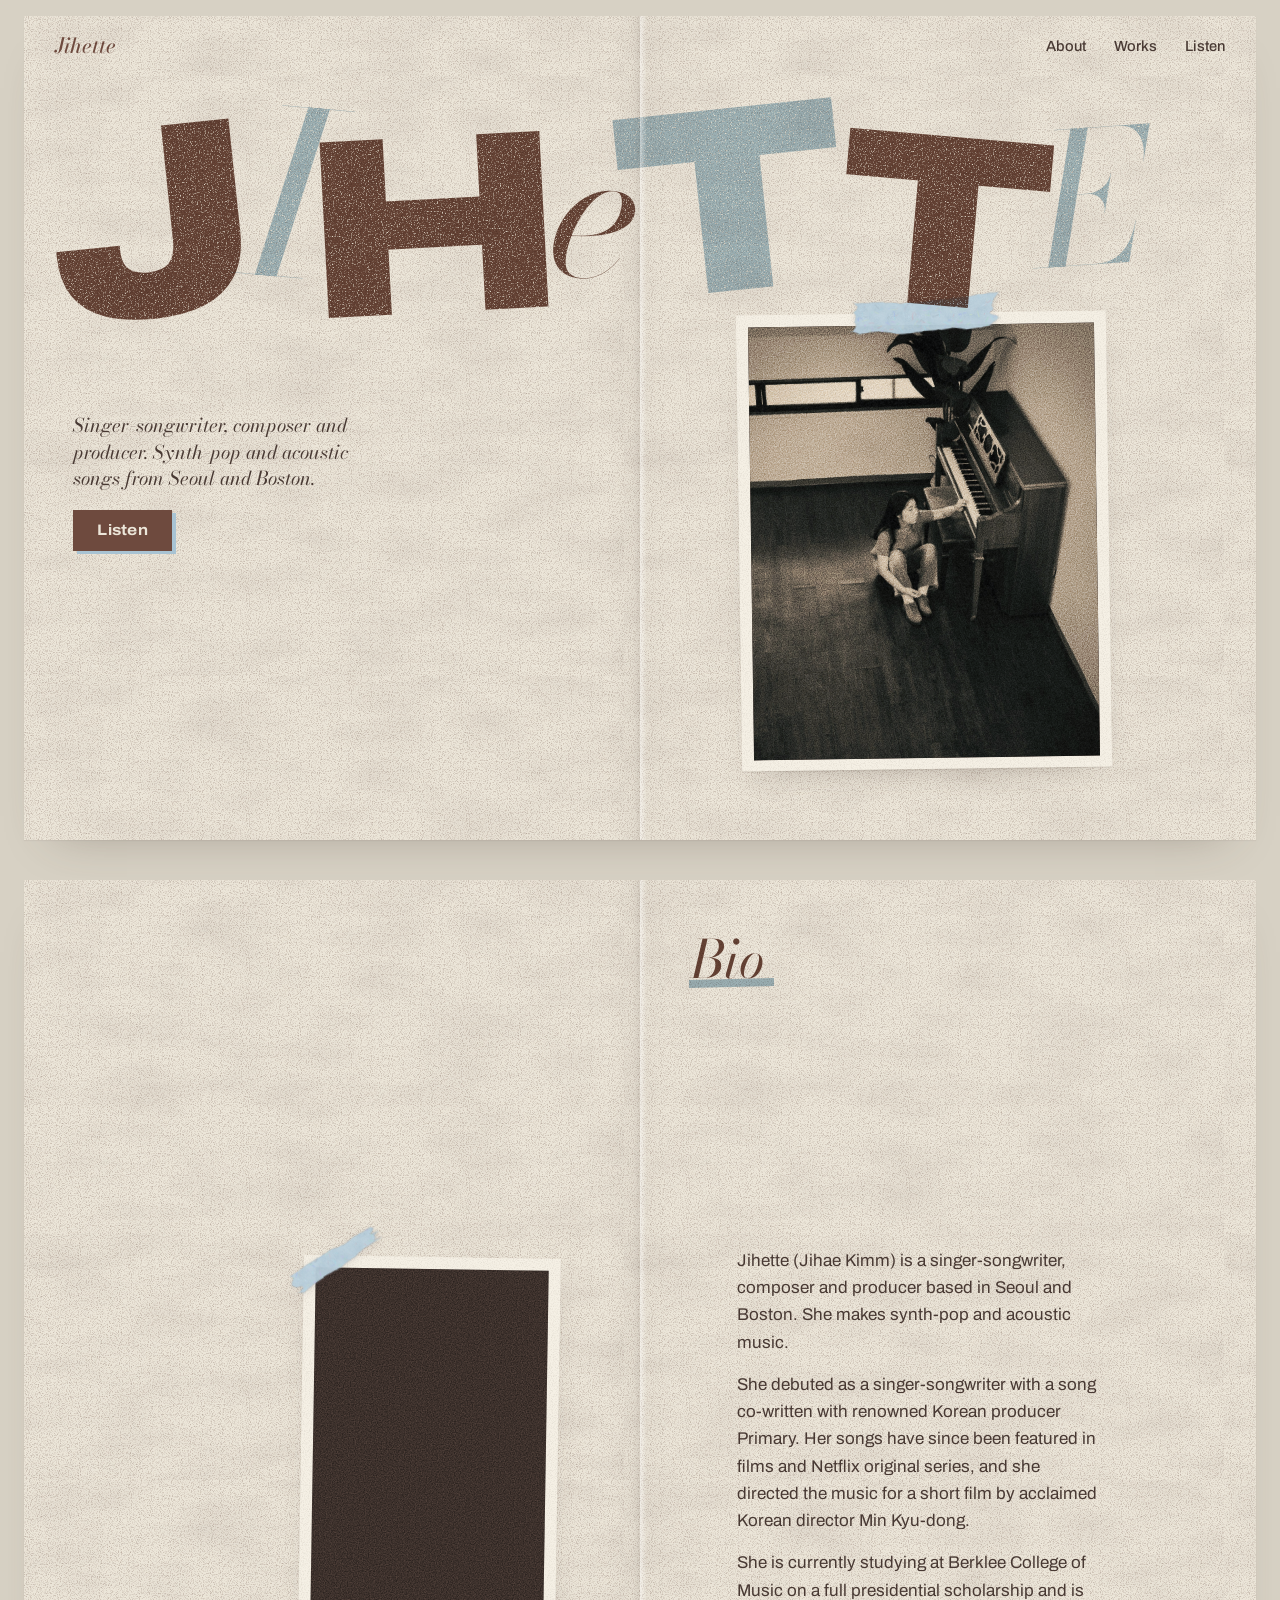
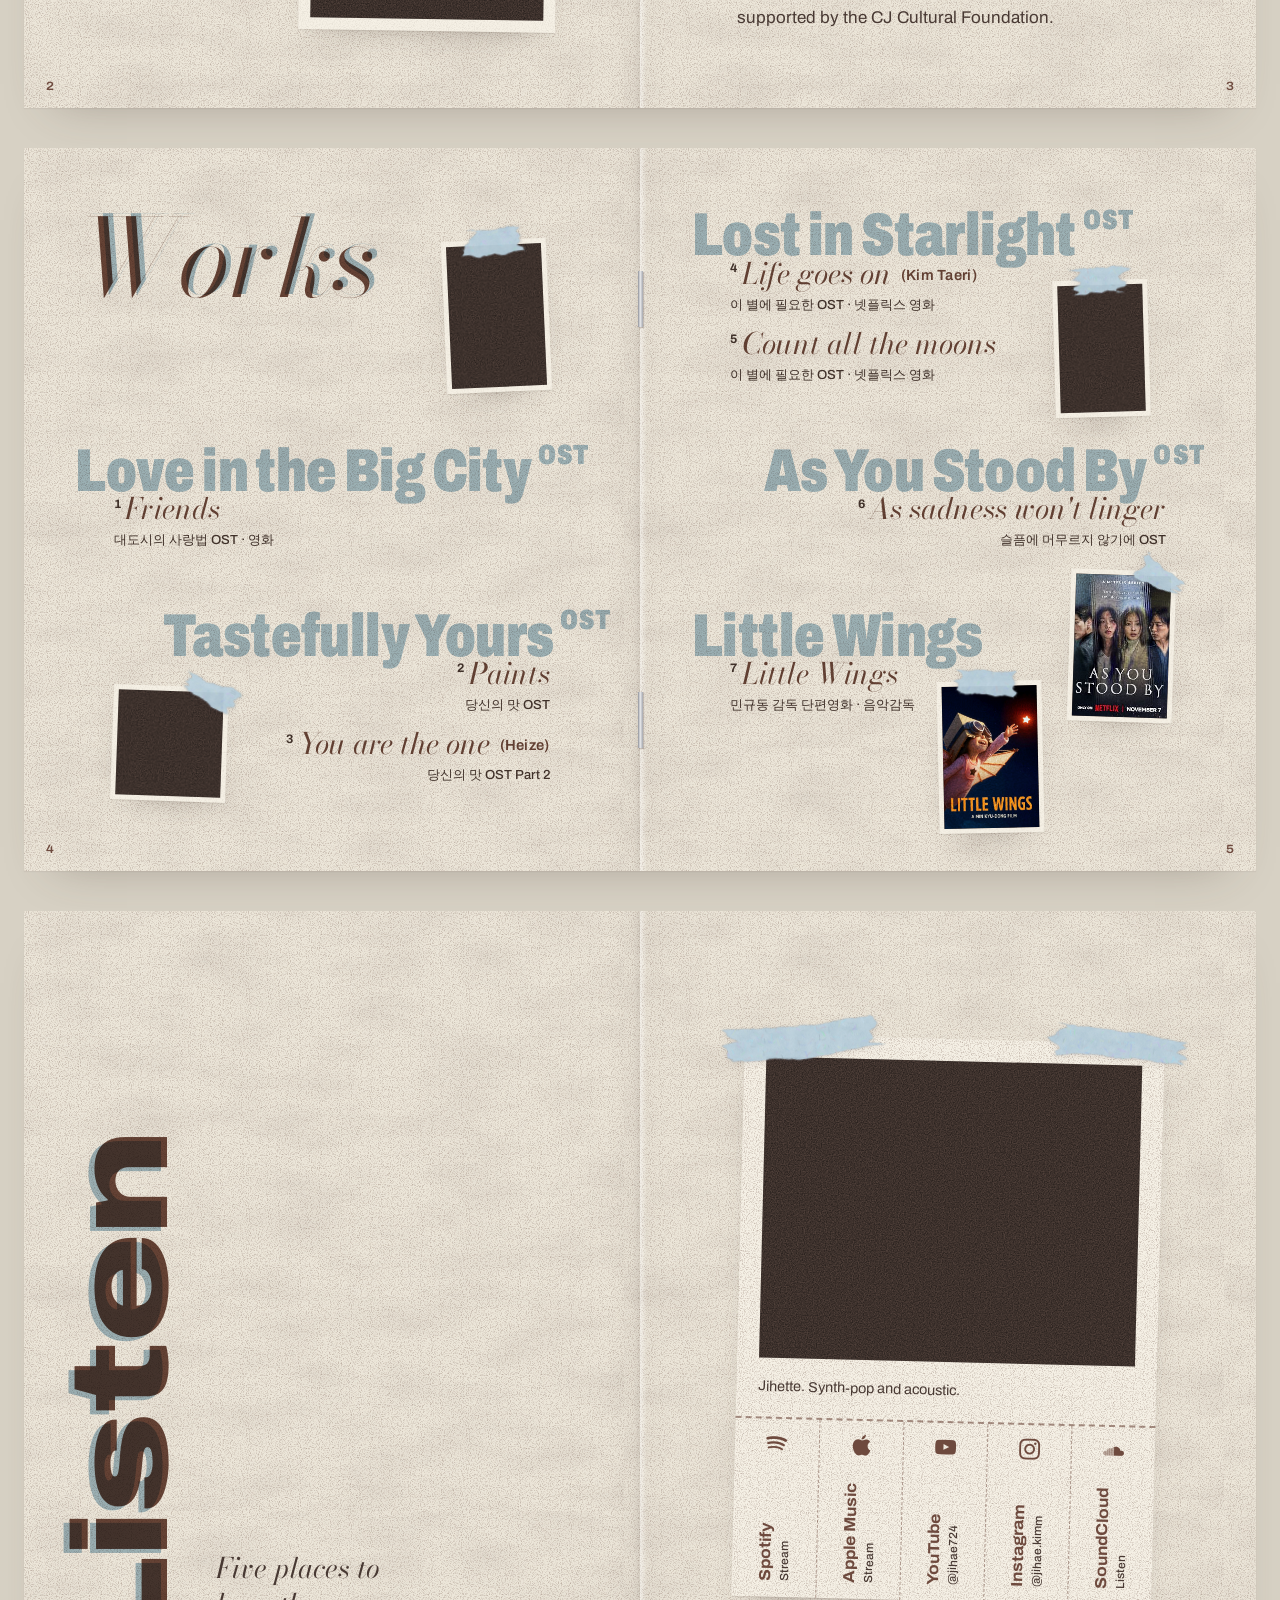
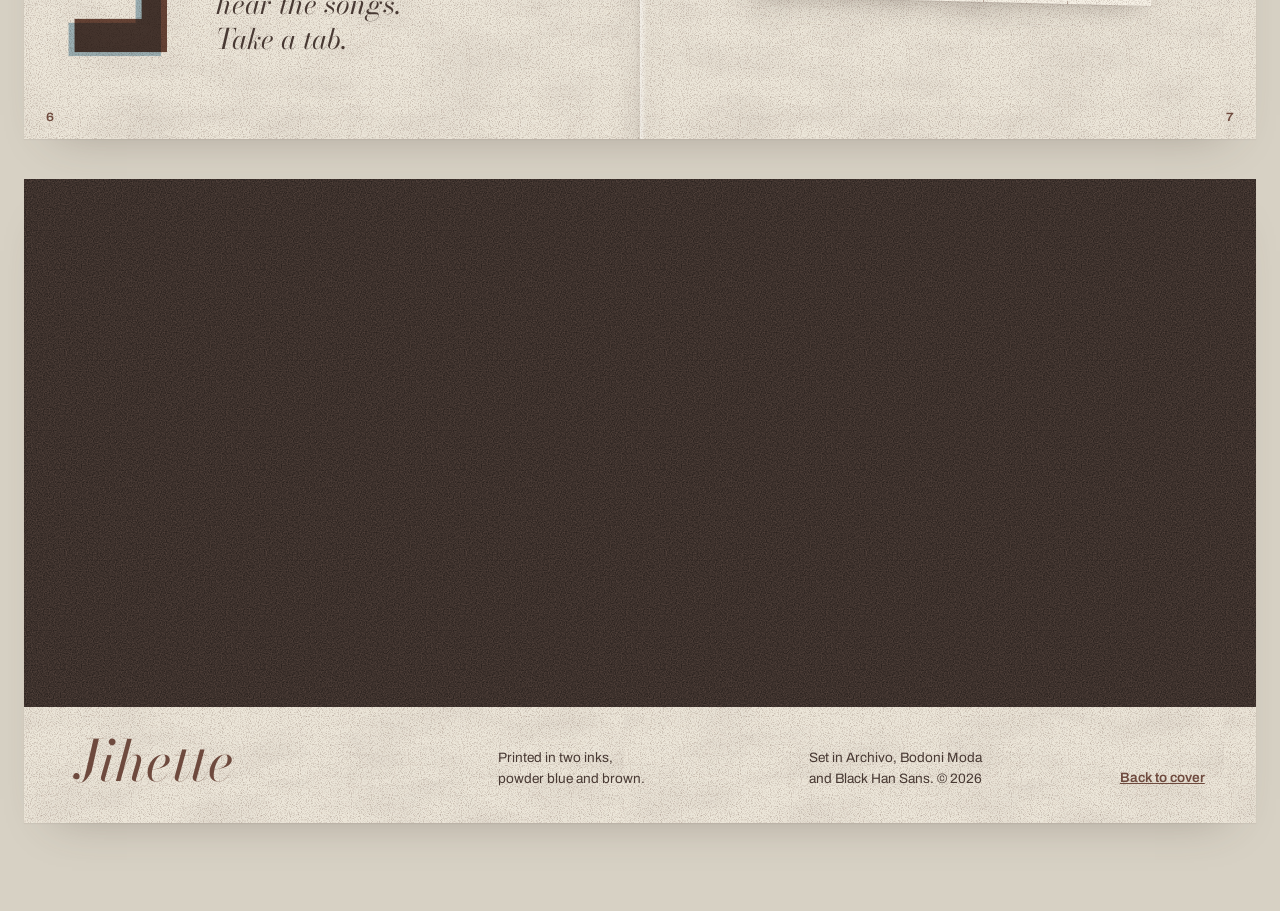
<file: options/8-riso-zine-jihette.html>
<!DOCTYPE html>
<html lang="en">
<head>
<meta charset="utf-8">
<title>Jihette</title>
<meta http-equiv="refresh" content="0; url=../jihette/">
<link rel="canonical" href="https://jihae-bit.github.io/jihette/">
</head>
<body>
<p>This page has moved to <a href="../jihette/">jihae-bit.github.io/jihette</a>.</p>
</body>
</html>
</file>
<file: styles.css>
@font-face {
  font-family: "Socicon";
  src: url("./socicon.woff") format("woff");
  font-weight: normal;
  font-style: normal;
  font-display: swap;
}

* {
  box-sizing: border-box;
}

body {
  margin: 0;
  font-family: "Cormorant Garamond", Georgia, "Times New Roman", serif;
  color: #1e1a16;
  background-color: #f5f0eb;
  line-height: 1.78;
  font-size: 1.4rem;
}

img {
  max-width: 100%;
  display: block;
}

a {
  color: inherit;
  text-decoration: none;
}

main {
  padding-top: 4.5rem;
}

.site-header {
  display: flex;
  align-items: center;
  justify-content: space-between;
  padding: 1rem 5vw;
  background: #f5f0eb;
  border-bottom: 1px solid rgba(227, 219, 209, 0.7);
  z-index: 900;
}

.logo a {
  font-family: "Cormorant Garamond", "Times New Roman", serif;
  font-size: 1.35rem;
  letter-spacing: 0.12em;
  text-transform: uppercase;
}

.site-nav {
  display: flex;
  gap: 1.5rem;
  font-size: 0.95rem;
}

.site-nav a {
  color: #6d645c;
  padding-bottom: 0.2rem;
}

.site-nav a:hover,
.site-nav a:focus {
  text-decoration: underline;
}

.hero {
  display: grid;
  grid-template-columns: repeat(auto-fit, minmax(280px, 1fr));
  gap: 3rem;
  align-items: center;
  padding: 4rem 5vw 5rem;
}

.hero__content h1 {
  font-family: "Cormorant Garamond", "Times New Roman", serif;
  font-size: 3.5rem;
  margin: 0.35rem 0 0.5rem;
  letter-spacing: 0.04em;
}



.hero__content p {
  max-width: 45ch;
}

.hero__visual {
  position: relative;
  overflow: hidden;
}

.hero__visual img {
  width: 100%;
  border-radius: 12px;
  object-fit: cover;
  position: relative;
  z-index: 1;
}

.eyebrow {
  text-transform: uppercase;
  letter-spacing: 0.25em;
  font-size: 0.75rem;
  color: #6d645c;
  margin-bottom: 1rem;
}

.btn {
  display: inline-flex;
  align-items: center;
  justify-content: center;
  padding: 0.85rem 1.8rem;
  border-radius: 20px;
  border: none;
  font-weight: 600;
  letter-spacing: 0.04em;
  transition: background 180ms ease, color 180ms ease, border 180ms ease, transform 180ms ease;
}

.btn + .btn {
  margin-left: 0.6rem;
}

.btn-primary {
  background: #1f2f44;
  color: #fff;
}

.btn-primary:hover,
.btn-primary:focus {
  background: #162235;
  transform: translateY(-1px);
}

.btn-secondary {
  color: #1f2f44;
  border: 1px solid #1f2f44;
}

.btn-secondary:hover,
.btn-secondary:focus {
  background: #1f2f44;
  color: #fff;
}

.section {
  padding: 4rem 5vw;
}

.section__header h2 {
  font-family: "Cormorant Garamond", "Times New Roman", serif;
  font-size: 2.5rem;
  margin: 0 0 1rem;
}

.section__header p {
  max-width: 60ch;
}

.videos__grid {
  display: grid;
  grid-template-columns: repeat(3, minmax(0, 1fr));
  gap: 2rem;
  margin-top: 2.5rem;
}

.video-card {
  background: transparent;
  padding: 0;
  border-radius: 16px;
  border: none;
  box-shadow: none;
}

.video-card h3 {
  margin: 0 0 0.75rem;
  font-size: 1.55rem;
  min-height: 3.5rem;
  display: flex;
  align-items: flex-end;
}

.embed-container {
  position: relative;
  width: 100%;
  overflow: hidden;
  border-radius: 8px;
  min-height: 200px;
  border: 6px solid #181818;
  background: #000;
}

.embed-container::before,
.embed-container::after {
  content: initial;
}

.embed-16x9 {
  padding-bottom: 56.25%;
  min-height: auto;
}

.embed-container iframe {
  position: absolute;
  top: 0;
  left: 0;
  width: 100%;
  height: 100%;
  border: 0;
}

.links__actions {
  margin-top: 2rem;
  display: flex;
  flex-direction: column;
  gap: 1.5rem;
}

.links__buttons {
  display: flex;
  flex-wrap: wrap;
  gap: 0.75rem;
}

.links__buttons a {
  padding: 0.9rem 1.75rem;
  border-radius: 20px;
  border: 1px solid #e3dbd1;
  background: #fff;
  font-size: 1rem;
  color: #1f2f44;
  .btn {
  transition: background 0.2s ease;
}
  display: inline-flex;
  align-items: center;
  gap: 0.7rem;
}

.links__buttons a:hover,
.links__buttons a:focus {
  background: #1f2f44;
  color: #fff;
  border-color: #1f2f44;
}

.links__buttons .socicon {
  font-family: "Socicon", sans-serif;
  font-style: normal;
  font-weight: normal;
  font-variant: normal;
  text-transform: none;
  display: inline-flex;
  font-size: 1.25rem;
  line-height: 1;
  -webkit-font-smoothing: antialiased;
  -moz-osx-font-smoothing: grayscale;
}

.socicon::before {
  content: "";
}

.socicon-spotify::before {
  content: "\e079";
}

.socicon-apple::before {
  content: "\e008";
}

.socicon-youtube::before {
  content: "\e0a5";
}

.socicon-instagram::before {
  content: "\e044";
}

.socicon-soundcloud::before {
  content: "\e078";
}


.site-footer {
  padding: 2rem 5vw 3rem;
  border-top: 1px solid #e3dbd1;
  display: flex;
  flex-wrap: wrap;
  gap: 1rem;
  justify-content: space-between;
  font-size: 0.9rem;
  color: #6d645c;
}

@media (max-width: 1024px) {
  .videos__grid {
    grid-template-columns: repeat(2, minmax(0, 1fr));
  }
}

@media (max-width: 768px) {
  .site-header {
    padding: 1rem 1.5rem;
  }

  .btn + .btn {
    margin-left: 0;
    margin-top: 0.6rem;
  }

  .hero,
  .section {
    padding: 3rem 1.5rem;
  }

  .links__buttons {
    flex-direction: column;
  }

  .videos__grid {
    grid-template-columns: 1fr;
  }

  .site-footer {
    flex-direction: column;
    align-items: flex-start;
  }
}
</file>
